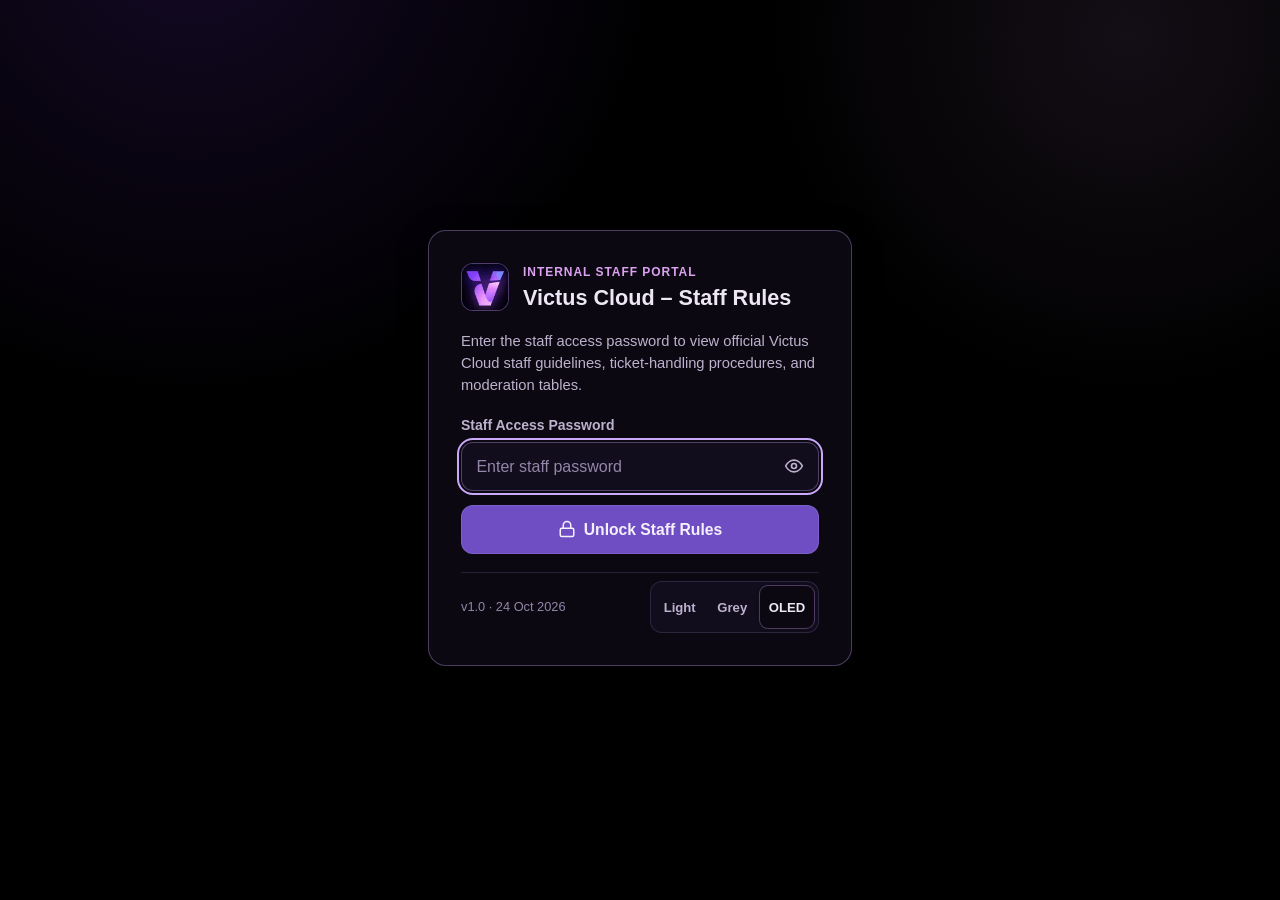
<file: index.html>
<!DOCTYPE html>
<html lang="en" data-theme="oled">
<head>
<meta charset="UTF-8">
<meta name="viewport" content="width=device-width, initial-scale=1, viewport-fit=cover">
<meta name="robots" content="noindex, nofollow">
<meta name="theme-color" content="#000000" id="meta-theme-color">
<title>Victus Cloud – Staff Rules</title>
<link rel="icon" type="image/png" href="assets/logo.png" id="favicon-link">
<link rel="apple-touch-icon" href="assets/logo.png">
<!-- =========================================================================
VICTUS CLOUD – STAFF RULES DATA (SINGLE EDITABLE OBJECT)
Edit rules, roles, punishments, changelog, metadata, or password below.
========================================================================= -->
<script id="staff-rules-data">
const STAFF_RULES_DATA = {
meta: {
title: "Victus Cloud – Staff Rules",
brand: "Victus Cloud",
version: "v1.0",
lastUpdated: "24 Oct 2026",
password: "TestBictus",
logoPath: "assets/logo.png",
officialSiteUrl: "https://victuscloud.com",
officialSiteLabel: "victuscloud.com",
location: "Dubai, United Arab Emirates",
copyright: "© 2026 Victus Cloud. All rights reserved.",
footerLinks: [
{ label: "Official Site (victuscloud.com)", url: "https://victuscloud.com" },
{ label: "Victus Panel", url: "https://control.victuscloud.com" },
{ label: "Support Centre", url: "https://support.victuscloud.com/" },
{ label: "Documentation", url: "https://victuscloud.com/documentation" },
{ label: "Service Status", url: "https://victuscloud.com/status" },
{ label: "Discord", url: "https://discord.gg/wwHpnzYpXb" },
{ label: "Privacy Policy", url: "https://victuscloud.com/privacy" },
{ label: "Terms of Service", url: "https://victuscloud.com/tos" },
]
},
agreement: { title: "STAFF AGREEMENT", text: "By becoming a staff member, you agree to follow these rules and understand that staff permissions are a responsibility, not a privilege to be abused. Breaking staff rules may result in a warning, demotion, suspension, or removal from the Staff Team." },
roles: [
"All",
"Founder / CEO",
"Co-Founder / CTO",
"Director of Operations",
"Staff Manager",
"General Manager",
"Core Team",
"System Manager",
"Project Manager",
"Community Manager",
"Support Manager",
"Email Manager",
"Developer",
"Moderator",
"Customer Support",
"Technical Support",
"Trial Dev",
"Trial Staff",
"Staff"
],
sections: [
{ number: 1, title: "Professional Behavior", rules: [
{ id: "1.1", text: "Maintain professional behavior in every case.", roles: ["All"] },
{ id: "1.2", text: "Be user-friendly. Help members in the language they're comfortable with, as quickly as possible.", roles: ["All"] },
{ id: "1.3", text: "Don't joke around in tickets or anywhere seriousness is needed.", roles: ["All"] },
] },
{ number: 2, title: "Staff Conduct", rules: [
{ id: "2.1", text: "Follow the rules yourself and make sure your crewmates follow them too.", roles: ["All"] },
{ id: "2.2", text: "Don't abuse your power or show it off.", roles: ["All"] },
{ id: "2.3", text: "Don't use commands or permissions for personal benefit.", roles: ["All"] },
{ id: "2.4", text: "Don't punish members because of personal aggression in chats, DMs, etc.", roles: ["All"] },
{ id: "2.5", text: "Don't misuse moderation bots or server features.", roles: ["All"] },
] },
{ number: 3, title: "Moderation", rules: [
{ id: "3.1", text: "Always investigate a case before punishing.", roles: ["All"] },
{ id: "3.2", text: "Keep punishments fair for everyone.", roles: ["All"] },
{ id: "3.3", text: "Use warnings for inappropriate behavior. Staff Manager can warn staff. Staff, General Manager, and higher roles can warn members. Higher officials can warn everyone below them. Founder / CEO can only be warned by a Founder / CEO.", roles: [
"Founder / CEO",
"Co-Founder / CTO",
"Director of Operations",
"Staff Manager",
"General Manager",
"Moderator",
"Staff"
] },
{ id: "3.4", text: "Every punishment needs a proper, valid reason.", roles: ["All"] },
{ id: "3.5", text: "Don't ban or kick unless it's an emergency or you have permission from higher officials.", roles: ["All"] },
{ id: "3.6", text: "If you make a mistake, inform higher staff immediately so it can be fixed.", roles: ["All"] },
] },
{ number: 4, title: "Evidence and Logs", rules: [
{ id: "4.1", text: "Keep proper proof for every moderation action, especially payment cases, until the Founder verifies it.", roles: ["All"] },
{ id: "4.2", text: "Don't accept server screenshots as proof, since they can't be verified as real.", roles: ["All"] },
{ id: "4.3", text: "Use the proper moderation channel for commands.", roles: ["All"] },
{ id: "4.4", text: "Report suspicious activity to higher officials.", roles: ["All"] },
] },
{ number: 5, title: "Staff Confidentiality", rules: [
{ id: "5.1", text: "Don't leak private staff discussions or hosting details to other hosts or users.", roles: ["All"] },
{ id: "5.2", text: "Keep upcoming features hidden from users. Don't leak them.", roles: ["All"] },
{ id: "5.3", text: "Don't share private ticket information with any user.", roles: ["All"] },
{ id: "5.4", text: "Don't share any member's or staff's private life information in tickets or public chats.", roles: ["All"] },
] },
{ number: 6, title: "Ticket and Member Support", rules: [
{ id: "6.1", text: "Respond to tickets politely, calmly, and kindly. Every customer is valued.", roles: ["All"] },
{ id: "6.2", text: "Don't ignore members who need help. Ping higher staff once (or the Founder once), and keep the member calm until support arrives.", roles: ["All"] },
{ id: "6.3", text: "Escalate complicated issues to higher officials if you can't handle them properly.", roles: ["All"] },
] },
{ number: 7, title: "Fairness and Abuse of Power", rules: [
{ id: "7.1", text: "Never give friends special treatment, including in partnerships.", roles: ["All"] },
{ id: "7.2", text: "Don't threaten members with your rank.", roles: ["All"] },
{ id: "7.3", text: "Don't use staff permissions (muting, banning, etc.) to win an argument.", roles: ["All"] },
{ id: "7.4", text: "Don't punish someone just because they personally criticized you.", roles: ["All"] },
{ id: "7.5", text: "Base decisions on the server rules, not personal opinions.", roles: ["All"] },
] },
{ number: 8, title: "Activity and Inactivity", rules: [
{ id: "8.1", text: "Stay reasonably active: minimum 3-4 hours a day.", roles: ["All"] },
{ id: "8.2", text: "If you'll be inactive for a long period, inform the staff team in the appropriate channel. If you need to extend it, inform them again with a valid reason.", roles: ["All"] },
{ id: "8.3", text: "Repeated unexplained inactivity may lead to demotion or removal from staff.", roles: ["All"] },
{ id: "8.4", text: "Quality of moderation matters more than just being online. Keeping chats and VCs active counts more than \"I was online all day.\"", roles: ["All"] },
] },
{ number: 9, title: "Staff Communication", rules: [
{ id: "9.1", text: "Keep staff decisions organized and respectful.", roles: ["All"] },
{ id: "9.2", text: "Follow legitimate decisions from higher-ranking staff without questioning them unless asked, except to report misconduct or rule violations.", roles: ["All"] },
{ id: "9.3", text: "Handle disagreements privately, within the group, and respectfully.", roles: ["All"] },
{ id: "9.4", text: "Don't create unnecessary staff drama.", roles: ["All"] },
] },
{ number: 10, title: "Promotion and Demotion", rules: [
{ id: "10.1", text: "Promotions are based on activity, maturity, reliability, and quality of work. Asking for a promotion won't help and may lead to immediate demotion.", roles: ["All"] },
{ id: "10.2", text: "Staff can be demoted for inactivity, misconduct, or permission abuse, only by the Staff Manager or higher officials, and only with a valid reason.", roles: [
"Founder / CEO",
"Co-Founder / CTO",
"Director of Operations",
"Staff Manager"
] },
{ id: "10.3", text: "Serious violations may result in immediate removal from the staff team.", roles: ["All"] },
] },
{ number: 11, title: "No Favouritism", rules: [
{ id: "11.1", text: "Treat everyone fairly, respectfully, and kindly: friends, donors, boosters, creators, and regular members alike.", roles: ["All"] },
{ id: "11.2", text: "Rules apply equally to everyone unless an official exception exists (for example, the Founder).", roles: ["All"] },
] },
{ number: 12, title: "Founder, CEO and CTO", rules: [
{ id: "12.1", text: "Founder / CEO and Co-Founder / CTO are whitelisted and can do anything, but are still expected to act with seriousness.", roles: ["Founder / CEO", "Co-Founder / CTO"] },
{ id: "12.2", text: "All other roles must follow these rules.", roles: [
"Director of Operations",
"Staff Manager",
"General Manager",
"Core Team",
"System Manager",
"Project Manager",
"Community Manager",
"Support Manager",
"Email Manager",
"Developer",
"Moderator",
"Customer Support",
"Technical Support",
"Trial Dev",
"Trial Staff",
"Staff"
] },
] },
{ number: 13, title: "Ticket-Handling System", rules: [
{ id: "13.1", text: "One-hour rule: If a staff member can't answer within 60 minutes, any other staff may take over. While the new staff member is active, the original one stays silent until the new one is also inactive for 1 hour.", roles: ["All"] },
{ id: "13.2", text: "\"I need backup\" signal: If you don't know the fix, type \"@staff anyone else can handle this?\". The first staff member to respond becomes the new owner. If the original staff member replies first, they keep the ticket. If this happens 3 times on the same ticket, they lose it.", roles: ["All"] },
{ id: "13.3", text: "Chain of custody: Only one staff member speaks at a time. Ownership transfers automatically after 1 hour of inactivity or via the @staff ping.", roles: ["All"] },
{ id: "13.4", text: "Customer clarity: Users should see one clear voice, with no cross-talk or duplicate answers. When ownership changes, the new staff member greets the customer and summarizes the issue so they aren't lost.", roles: ["All"] },
] },
{ number: 14, title: "Server Permissions and Anti-Nuke", rules: [
{ id: "14.1", text: "Only staff with the \"Antinuke Whitelist\" role may create or delete roles and channels, or make other major server changes (categories, permissions, webhooks, bots, etc.).", roles: ["All"] },
{ id: "14.2", text: "Without the role, don't attempt these actions. The anti-nuke system automatically bans anyone who deletes channels or roles without it.", roles: ["All"] },
{ id: "14.3", text: "If you need a role or channel created or deleted, ask a whitelisted staff member or a higher official.", roles: ["All"] },
{ id: "14.4", text: "Our bot automatically catches some cuss words and threats, but not all. Don't rely on it. Staff must still watch chats and act on violations.", roles: ["All"] },
{ id: "14.5", text: "Don't try to bypass, disable, or test the anti-nuke or the bot's filters.", roles: ["All"] },
] },
{ number: 15, title: "Impersonation", rules: [
{ id: "15.1", text: "Don't pretend to be another staff member, a higher official, the Founder, or Victus Cloud.", roles: ["All"] },
{ id: "15.2", text: "Report anyone impersonating staff or Victus Cloud to higher officials, with proof.", roles: ["All"] },
{ id: "15.3", text: "Staff caught impersonating may be removed from the team.", roles: ["All"] },
] },
{ number: 16, title: "Final Rule", rules: [
{ id: "16.1", text: "Use common sense and treat everyone with kindness and seriousness, in line with your position and rank.", roles: ["All"] },
] },
],
punishments: {
title: "PUNISHMENT TABLES",
members: { heading: "Members (kicks and bans still need higher-official permission, except in emergencies):", rows: [
{ offense: "Spam, off-topic, caps", severity: "Low", action: "Warn, then 1h mute" },
{ offense: "Disrespect, mild insults", severity: "Low", action: "Warn, then 24h mute" },
{ offense: "Ticket abuse, trolling", severity: "Medium", action: "Warn, then 24h mute" },
{ offense: "Unauthorized advertising", severity: "Medium", action: "Delete + warn, then 24h mute" },
{ offense: "Harassment, hate, threats", severity: "High", action: "7d mute or ban" },
{ offense: "Scam or malicious links", severity: "Critical", action: "Immediate ban" },
{ offense: "Fake payment proof", severity: "Critical", action: "Ban (Founder verifies)" },
{ offense: "Leaking private info", severity: "Critical", action: "Ban" },
{ offense: "Ban evasion, alt accounts", severity: "Critical", action: "Ban" },
] },
staff: { heading: "Staff:", rows: [
{ offense: "Unprofessional tone, minor slip", severity: "Low", action: "Warning" },
{ offense: "Unexplained inactivity", severity: "Medium", action: "Warning, then demotion" },
{ offense: "Favouritism, threats, rank abuse", severity: "High", action: "Demotion" },
{ offense: "Permission or bot misuse", severity: "High", action: "Suspension or demotion" },
{ offense: "Impersonation", severity: "High", action: "Removal" },
{ offense: "Leaking confidential info", severity: "Critical", action: "Suspension or removal" },
{ offense: "Role/channel changes without the Antinuke Whitelist role", severity: "Critical", action: "Automatic ban by anti-nuke, then reviewed by Founder / CEO" },
{ offense: "Fraud", severity: "Critical", action: "Immediate removal" },
] },
},
changelog: [
{ version: "v1.0", date: "24 Oct 2026", summary: "Initial release of the staff rules, including the new ticket-handling system and anti-nuke rules." },
]
};
</script>
<script>
(function () {
try {
var saved = localStorage.getItem("victus_staff_theme");
var theme = (saved === "light" || saved === "grey" || saved === "oled") ? saved : "oled";
document.documentElement.setAttribute("data-theme", theme);
var metaColor = document.getElementById("meta-theme-color");
if (metaColor) {
metaColor.setAttribute("content", theme === "light" ? "#f5f1fa" : theme === "grey" ? "#1b1823" : "#000000");
}
} catch (e) {}
})();
</script>
<style>
/* =========================================================================
THEME TOKENS — Muted plum tones, warm off-white text, no harsh white/neon
========================================================================= */
:root,
html[data-theme="oled"] {
--bg: #000000;
--bg-glow: radial-gradient(46rem circle at 15% -8%, rgba(134, 63, 253, 0.14), transparent 65%),
radial-gradient(38rem circle at 88% 4%, rgba(220, 160, 240, 0.09), transparent 60%);
--surface-1: #0b0812;
--surface-2: #120d1d;
--surface-3: #1a1329;
--surface-sticky: rgba(7, 5, 12, 0.92);
--border: rgba(182, 148, 236, 0.17);
--border-strong: rgba(202, 164, 246, 0.34);
--text: #ede7f5;
--text-secondary: #bdb2ce;
--text-muted: #9386a8;
--accent: #a888f5;
--accent-lilac: #dca2f0;
--accent-tint: rgba(168, 136, 245, 0.14);
--accent-tint-strong: rgba(168, 136, 245, 0.24);
--btn-primary-bg: #6f4ec4;
--btn-primary-hover: #7d5cd2;
--btn-primary-text: #f5f0fb;
--focus-ring: #caa8fa;
--mark-bg: rgba(220, 162, 240, 0.26);
--mark-text: #f7effc;
--sev-low-bg: rgba(132, 168, 214, 0.14);
--sev-low-text: #bfd6f2;
--sev-low-border: rgba(132, 168, 214, 0.3);
--sev-med-bg: rgba(214, 170, 102, 0.15);
--sev-med-text: #ecd0a1;
--sev-med-border: rgba(214, 170, 102, 0.32);
--sev-high-bg: rgba(219, 130, 112, 0.16);
--sev-high-text: #f0b9ad;
--sev-high-border: rgba(219, 130, 112, 0.34);
--sev-crit-bg: rgba(212, 98, 136, 0.18);
--sev-crit-text: #f3b3c8;
--sev-crit-border: rgba(212, 98, 136, 0.38);
--danger-text: #f0a8be;
--danger-bg: rgba(212, 98, 136, 0.14);
--shadow-elevated: 0 0.5rem 1.75rem rgba(0, 0, 0, 0.65);
color-scheme: dark;
}
html[data-theme="grey"] {
--bg: #1b1823;
--bg-glow: radial-gradient(46rem circle at 15% -8%, rgba(145, 110, 252, 0.13), transparent 65%),
radial-gradient(38rem circle at 88% 4%, rgba(224, 166, 242, 0.09), transparent 60%);
--surface-1: #231f2d;
--surface-2: #2b2637;
--surface-3: #342e43;
--surface-sticky: rgba(27, 24, 35, 0.93);
--border: rgba(196, 168, 238, 0.17);
--border-strong: rgba(210, 180, 248, 0.34);
--text: #eee9f6;
--text-secondary: #c4bad4;
--text-muted: #9f93b3;
--accent: #b396f8;
--accent-lilac: #e1acf3;
--accent-tint: rgba(179, 150, 248, 0.15);
--accent-tint-strong: rgba(179, 150, 248, 0.25);
--btn-primary-bg: #7554ca;
--btn-primary-hover: #8363d7;
--btn-primary-text: #f6f2fc;
--focus-ring: #d0b4fb;
--mark-bg: rgba(225, 172, 243, 0.27);
--mark-text: #f8f1fc;
--sev-low-bg: rgba(136, 172, 218, 0.16);
--sev-low-text: #c6dcf6;
--sev-low-border: rgba(136, 172, 218, 0.32);
--sev-med-bg: rgba(218, 174, 106, 0.17);
--sev-med-text: #f0d5a8;
--sev-med-border: rgba(218, 174, 106, 0.34);
--sev-high-bg: rgba(222, 134, 116, 0.18);
--sev-high-text: #f3c0b5;
--sev-high-border: rgba(222, 134, 116, 0.36);
--sev-crit-bg: rgba(216, 104, 142, 0.2);
--sev-crit-text: #f5bacd;
--sev-crit-border: rgba(216, 104, 142, 0.4);
--danger-text: #f3b1c5;
--danger-bg: rgba(216, 104, 142, 0.16);
--shadow-elevated: 0 0.5rem 1.75rem rgba(9, 7, 14, 0.42);
color-scheme: dark;
}
html[data-theme="light"] {
--bg: #f5f1fa;
--bg-glow: radial-gradient(46rem circle at 15% -8%, rgba(134, 63, 253, 0.07), transparent 65%),
radial-gradient(38rem circle at 88% 4%, rgba(192, 111, 250, 0.07), transparent 60%);
--surface-1: #fbf9fe;
--surface-2: #efeaf7;
--surface-3: #e5ddf1;
--surface-sticky: rgba(245, 241, 250, 0.94);
--border: rgba(92, 58, 144, 0.16);
--border-strong: rgba(104, 66, 166, 0.32);
--text: #231b2e;
--text-secondary: #514366;
--text-muted: #6c5d83;
--accent: #633fb8;
--accent-lilac: #8843a3;
--accent-tint: rgba(99, 63, 184, 0.1);
--accent-tint-strong: rgba(99, 63, 184, 0.18);
--btn-primary-bg: #633fb8;
--btn-primary-hover: #5533a3;
--btn-primary-text: #faf7fe;
--focus-ring: #633fb8;
--mark-bg: rgba(164, 108, 224, 0.24);
--mark-text: #1c1326;
--sev-low-bg: rgba(58, 102, 158, 0.11);
--sev-low-text: #284b78;
--sev-low-border: rgba(58, 102, 158, 0.28);
--sev-med-bg: rgba(166, 110, 24, 0.12);
--sev-med-text: #6e4508;
--sev-med-border: rgba(166, 110, 24, 0.3);
--sev-high-bg: rgba(176, 74, 52, 0.12);
--sev-high-text: #7d2c1b;
--sev-high-border: rgba(176, 74, 52, 0.3);
--sev-crit-bg: rgba(168, 42, 84, 0.12);
--sev-crit-text: #7d193b;
--sev-crit-border: rgba(168, 42, 84, 0.32);
--danger-text: #8a1c41;
--danger-bg: rgba(168, 42, 84, 0.1);
--shadow-elevated: 0 0.5rem 1.5rem rgba(44, 26, 74, 0.08);
color-scheme: light;
}
/* =========================================================================
RESET & BASE FLUID MOBILE-FIRST TYPOGRAPHY
========================================================================= */
*,
*::before,
*::after {
box-sizing: border-box;
}
html {
font-size: 100%;
-webkit-text-size-adjust: 100%;
text-size-adjust: 100%;
scroll-behavior: smooth;
scroll-padding-top: 5.5rem;
overflow-x: clip;
}
@media (prefers-reduced-motion: reduce) {
html {
scroll-behavior: auto;
}
*,
*::before,
*::after {
animation-duration: 0.01ms !important;
animation-iteration-count: 1 !important;
transition-duration: 0.01ms !important;
scroll-behavior: auto !important;
}
}
body {
margin: 0;
min-height: 100svh;
min-height: 100dvh;
background-color: var(--bg);
background-image: var(--bg-glow);
background-attachment: scroll;
color: var(--text);
font-family: -apple-system, BlinkMacSystemFont, "Inter", "Segoe UI", Roboto, Oxygen, Ubuntu, Cantarell, sans-serif;
font-size: clamp(0.95rem, 0.92rem + 0.2vw, 1.05rem);
line-height: 1.6;
overflow-x: clip;
word-wrap: break-word;
overflow-wrap: break-word;
--gutter: clamp(0.875rem, 3.5vw, 2rem);
--max-content: 68.75rem; /* 1100px */
}
img,
svg {
display: block;
max-width: 100%;
}
button,
input {
font: inherit;
color: inherit;
}
:focus-visible {
outline: 2.5px solid var(--focus-ring);
outline-offset: 2px;
}
[hidden] {
display: none !important;
}
.sr-only {
position: absolute;
width: 1px;
height: 1px;
padding: 0;
margin: -1px;
overflow: hidden;
clip: rect(0, 0, 0, 0);
white-space: nowrap;
border: 0;
}
.skip-link {
position: absolute;
left: -999rem;
top: 0.5rem;
z-index: 200;
min-height: 2.75rem;
padding: 0.625rem 1rem;
border-radius: 0.625rem;
background: var(--btn-primary-bg);
color: var(--btn-primary-text);
font-weight: 600;
text-decoration: none;
}
.skip-link:focus {
left: max(var(--gutter), env(safe-area-inset-left));
}
.shell {
width: 100%;
max-width: var(--max-content);
margin-inline: auto;
padding-left: max(var(--gutter), env(safe-area-inset-left));
padding-right: max(var(--gutter), env(safe-area-inset-right));
}
/* =========================================================================
THEME SWITCHER COMPONENT (SHARED ON GATE & HEADER)
========================================================================= */
.theme-switcher {
display: inline-flex;
align-items: center;
padding: 0.1875rem;
border-radius: 0.75rem;
background: var(--surface-2);
border: 1px solid var(--border);
gap: 0.125rem;
max-width: 100%;
}
.theme-btn {
appearance: none;
border: 1px solid transparent;
background: transparent;
color: var(--text-secondary);
min-height: 2.75rem;
min-width: 2.75rem;
padding: 0.375rem 0.55rem;
border-radius: 0.5625rem;
font-size: 0.82rem;
font-weight: 600;
cursor: pointer;
display: inline-flex;
align-items: center;
justify-content: center;
gap: 0.25rem;
transition: background-color 0.16s ease, color 0.16s ease, border-color 0.16s ease;
white-space: nowrap;
}
.theme-btn:hover {
color: var(--text);
background: var(--accent-tint);
}
.theme-btn[aria-pressed="true"] {
background: var(--surface-1);
color: var(--text);
border-color: var(--border-strong);
box-shadow: 0 1px 3px rgba(0, 0, 0, 0.2);
}
/* =========================================================================
PASSWORD GATE (CLIENT-SIDE LIGHT PROTECTION, DVH/SVH + SAFE AREAS)
========================================================================= */
.password-gate {
min-height: 100svh;
min-height: 100dvh;
width: 100%;
display: flex;
flex-direction: column;
justify-content: center;
align-items: center;
padding-top: max(1.25rem, env(safe-area-inset-top));
padding-bottom: max(1.5rem, env(safe-area-inset-bottom));
padding-left: max(var(--gutter), env(safe-area-inset-left));
padding-right: max(var(--gutter), env(safe-area-inset-right));
}
.gate-card {
width: 100%;
max-width: 26.5rem;
background: var(--surface-1);
border: 1px solid var(--border-strong);
border-radius: 1.125rem;
padding: clamp(1.25rem, 4vw, 2rem);
box-shadow: var(--shadow-elevated);
display: flex;
flex-direction: column;
gap: 1.125rem;
}
.gate-brand {
display: flex;
align-items: center;
gap: 0.875rem;
}
.gate-logo {
width: 3rem;
height: 3rem;
border-radius: 0.75rem;
object-fit: cover;
flex-shrink: 0;
border: 1px solid var(--border-strong);
background: #0b0425;
}
.gate-eyebrow {
font-size: 0.75rem;
font-weight: 700;
letter-spacing: 0.08em;
text-transform: uppercase;
color: var(--accent-lilac);
margin: 0 0 0.15rem;
}
.gate-title {
font-size: clamp(1.15rem, 1.05rem + 0.5vw, 1.35rem);
font-weight: 750;
line-height: 1.25;
margin: 0;
color: var(--text);
}
.gate-desc {
margin: 0;
font-size: 0.92rem;
color: var(--text-secondary);
line-height: 1.5;
}
.gate-hash-notice {
padding: 0.55rem 0.75rem;
border-radius: 0.625rem;
background: var(--accent-tint);
border: 1px solid var(--border);
color: var(--accent-lilac);
font-size: 0.85rem;
font-weight: 500;
}
.gate-form {
display: flex;
flex-direction: column;
gap: 0.875rem;
}
.gate-label {
font-size: 0.875rem;
font-weight: 600;
color: var(--text-secondary);
display: block;
margin-bottom: 0.375rem;
}
.password-input-wrap {
position: relative;
display: flex;
align-items: center;
}
.password-input {
width: 100%;
min-height: 2.95rem;
padding: 0.65rem 3.25rem 0.65rem 0.9rem;
border-radius: 0.75rem;
border: 1px solid var(--border-strong);
background: var(--surface-2);
color: var(--text);
font-size: 1rem; /* >=16px prevents iOS/Android input zoom */
transition: border-color 0.16s ease;
}
.password-input::placeholder {
color: var(--text-muted);
}
.password-toggle-btn {
position: absolute;
right: 0.2rem;
width: 2.75rem;
height: 2.75rem;
border: 0;
border-radius: 0.625rem;
background: transparent;
color: var(--text-secondary);
cursor: pointer;
display: inline-flex;
align-items: center;
justify-content: center;
}
.password-toggle-btn:hover {
color: var(--text);
background: var(--accent-tint);
}
.gate-error {
margin: 0;
padding: 0.625rem 0.8rem;
border-radius: 0.625rem;
background: var(--danger-bg);
border: 1px solid var(--sev-crit-border);
color: var(--danger-text);
font-size: 0.88rem;
font-weight: 500;
}
.primary-btn {
appearance: none;
width: 100%;
min-height: 2.95rem;
padding: 0.7rem 1.1rem;
border-radius: 0.75rem;
border: 1px solid rgba(255, 255, 255, 0.1);
background: var(--btn-primary-bg);
color: var(--btn-primary-text);
font-size: 0.98rem;
font-weight: 650;
cursor: pointer;
display: inline-flex;
align-items: center;
justify-content: center;
gap: 0.5rem;
transition: background-color 0.16s ease;
}
.primary-btn:hover {
background: var(--btn-primary-hover);
}
.gate-footer-bar {
display: flex;
flex-wrap: wrap;
align-items: center;
justify-content: space-between;
gap: 0.75rem;
padding-top: 0.5rem;
border-top: 1px solid var(--border);
}
.gate-meta {
font-size: 0.8rem;
color: var(--text-muted);
}
/* =========================================================================
SITE HEADER (NORMAL FLOW SO IT NEVER COVERS CONTENT ON SMALL SCREENS)
========================================================================= */
.app-shell {
display: flex;
flex-direction: column;
min-height: 100svh;
min-height: 100dvh;
}
.site-header {
padding-top: max(0.875rem, env(safe-area-inset-top));
padding-bottom: 0.875rem;
border-bottom: 1px solid var(--border);
background: var(--surface-1);
}
.header-inner {
display: flex;
flex-direction: column;
gap: 0.875rem;
}
.header-brand-row {
display: flex;
align-items: center;
justify-content: space-between;
gap: 0.75rem;
min-width: 0;
}
.brand-identity {
display: flex;
align-items: center;
gap: 0.75rem;
min-width: 0;
}
.header-logo {
width: 2.625rem;
height: 2.625rem;
border-radius: 0.65rem;
object-fit: cover;
flex-shrink: 0;
border: 1px solid var(--border-strong);
background: #0b0425;
}
.brand-titles {
min-width: 0;
}
.site-title {
margin: 0;
font-size: clamp(1.08rem, 0.98rem + 0.65vw, 1.45rem);
font-weight: 760;
line-height: 1.25;
letter-spacing: -0.015em;
color: var(--text);
}
.site-subtitle {
margin: 0.15rem 0 0;
font-size: 0.8rem;
color: var(--text-muted);
display: flex;
flex-wrap: wrap;
align-items: center;
gap: 0.4rem;
}
.version-pill {
display: inline-flex;
align-items: center;
padding: 0.1rem 0.5rem;
border-radius: 999px;
background: var(--accent-tint);
border: 1px solid var(--border);
color: var(--accent-lilac);
font-size: 0.75rem;
font-weight: 650;
}
.header-controls {
display: flex;
flex-wrap: wrap;
align-items: center;
gap: 0.425rem;
}
.action-btn {
appearance: none;
min-height: 2.75rem;
min-width: 2.75rem;
padding: 0.45rem 0.72rem;
border-radius: 0.75rem;
border: 1px solid var(--border);
background: var(--surface-2);
color: var(--text);
font-size: 0.83rem;
font-weight: 600;
cursor: pointer;
display: inline-flex;
align-items: center;
justify-content: center;
gap: 0.375rem;
transition: background-color 0.16s ease, border-color 0.16s ease;
white-space: nowrap;
}
.action-btn:hover {
background: var(--accent-tint);
border-color: var(--border-strong);
}
@media (min-width: 52rem) {
.header-inner {
flex-direction: row;
align-items: center;
justify-content: space-between;
}
}
/* =========================================================================
MAIN CONTENT & STAFF AGREEMENT BANNER
========================================================================= */
.main-content {
flex: 1;
padding-bottom: 3rem;
}
.agreement-section {
padding-top: clamp(1rem, 2.5vw, 1.5rem);
padding-bottom: 0.5rem;
}
.agreement-card {
background: linear-gradient(145deg, var(--surface-1), var(--surface-2));
border: 1px solid var(--border-strong);
border-left: 4px solid var(--accent);
border-radius: 0.95rem;
padding: clamp(1rem, 2.5vw, 1.375rem);
box-shadow: var(--shadow-elevated);
}
.agreement-heading {
margin: 0 0 0.45rem;
font-size: 0.8rem;
font-weight: 760;
letter-spacing: 0.09em;
text-transform: uppercase;
color: var(--accent-lilac);
display: flex;
align-items: center;
gap: 0.45rem;
}
.agreement-text {
margin: 0;
font-size: clamp(0.94rem, 0.91rem + 0.18vw, 1.03rem);
color: var(--text);
line-height: 1.62;
}
/* =========================================================================
STICKY SEARCH BAR (COMPACT, SAFE-AREA AWARE, KEYBOARD FRIENDLY)
========================================================================= */
.sticky-search-bar {
position: sticky;
top: 0;
z-index: 40;
padding-top: max(0.5rem, env(safe-area-inset-top));
padding-bottom: 0.5rem;
background: var(--surface-sticky);
backdrop-filter: blur(12px);
-webkit-backdrop-filter: blur(12px);
border-bottom: 1px solid var(--border);
}
/* Prevent sticky bar from crowding ultra-short landscape or split viewports when not actively typing */
@media (max-height: 27rem) {
.sticky-search-bar:not(:focus-within) {
position: static;
}
}
html[data-keyboard-open="true"] .sticky-search-bar {
padding-top: 0.35rem;
padding-bottom: 0.35rem;
}
.search-row {
display: flex;
align-items: center;
gap: 0.5rem;
min-width: 0;
}
.search-field-wrap {
position: relative;
flex: 1;
min-width: 0;
display: flex;
align-items: center;
}
.search-icon {
position: absolute;
left: 0.85rem;
width: 1.125rem;
height: 1.125rem;
color: var(--text-muted);
pointer-events: none;
}
.search-input {
width: 100%;
min-height: 2.85rem;
padding: 0.55rem 2.9rem 0.55rem 2.55rem;
border-radius: 0.75rem;
border: 1px solid var(--border-strong);
background: var(--surface-1);
color: var(--text);
font-size: 1rem; /* >=16px prevents mobile browser zoom on focus */
appearance: none;
}
.search-input::-webkit-search-cancel-button {
-webkit-appearance: none;
appearance: none;
}
.search-input::placeholder {
color: var(--text-muted);
}
.search-clear-btn {
position: absolute;
right: 0.125rem;
width: 2.75rem;
height: 2.75rem;
border: 0;
border-radius: 0.65rem;
background: transparent;
color: var(--text-secondary);
cursor: pointer;
display: inline-flex;
align-items: center;
justify-content: center;
}
.search-clear-btn:hover {
color: var(--text);
background: var(--accent-tint);
}
.search-count-badge {
flex-shrink: 0;
font-size: 0.78rem;
font-weight: 650;
color: var(--text-secondary);
background: var(--surface-2);
border: 1px solid var(--border);
border-radius: 0.65rem;
padding: 0.4rem 0.65rem;
white-space: nowrap;
}
@media (max-width: 24rem) {
.search-count-badge {
display: none;
}
}
/* =========================================================================
ROLE FILTER CHIPS (HORIZONTALLY SCROLLABLE ROW) & ACCORDION CONTROLS
========================================================================= */
.controls-panel {
padding-top: 0.875rem;
padding-bottom: 0.5rem;
display: flex;
flex-direction: column;
gap: 0.75rem;
}
.roles-bar-header {
display: flex;
flex-wrap: wrap;
align-items: center;
justify-content: space-between;
gap: 0.5rem;
}
.roles-label {
font-size: 0.8rem;
font-weight: 700;
letter-spacing: 0.05em;
text-transform: uppercase;
color: var(--text-muted);
}
.expand-controls {
display: flex;
flex-wrap: wrap;
align-items: center;
gap: 0.5rem;
}
.roles-scroll-container {
width: 100%;
max-width: 100%;
overflow-x: auto;
overflow-y: hidden;
-webkit-overflow-scrolling: touch;
overscroll-behavior-x: contain;
scrollbar-width: thin;
scrollbar-color: var(--border-strong) transparent;
padding-bottom: 0.35rem;
}
.roles-scroll-track {
display: flex;
align-items: center;
gap: 0.5rem;
width: max-content;
}
.role-chip {
appearance: none;
min-height: 2.75rem;
min-width: 2.75rem;
padding: 0.5rem 0.95rem;
border-radius: 999px;
border: 1px solid var(--border);
background: var(--surface-1);
color: var(--text-secondary);
font-size: 0.86rem;
font-weight: 600;
cursor: pointer;
white-space: nowrap;
display: inline-flex;
align-items: center;
justify-content: center;
gap: 0.375rem;
transition: background-color 0.15s ease, color 0.15s ease, border-color 0.15s ease;
}
.role-chip:hover {
color: var(--text);
border-color: var(--border-strong);
background: var(--surface-2);
}
.role-chip[aria-pressed="true"] {
background: var(--btn-primary-bg);
color: var(--btn-primary-text);
border-color: var(--accent-lilac);
}
.filter-status-bar {
display: flex;
flex-wrap: wrap;
align-items: center;
justify-content: space-between;
gap: 0.5rem;
padding: 0.5rem 0.85rem;
border-radius: 0.75rem;
background: var(--surface-1);
border: 1px solid var(--border);
font-size: 0.86rem;
color: var(--text-secondary);
}
.filter-status-actions {
display: flex;
flex-wrap: wrap;
align-items: center;
gap: 0.5rem;
}
.chip-toggle-small {
appearance: none;
min-height: 2.75rem;
min-width: 2.75rem;
padding: 0.4rem 0.8rem;
border-radius: 0.625rem;
border: 1px solid var(--border-strong);
background: var(--surface-2);
color: var(--text);
font-size: 0.82rem;
font-weight: 600;
cursor: pointer;
display: inline-flex;
align-items: center;
gap: 0.35rem;
}
.chip-toggle-small[aria-pressed="true"] {
background: var(--accent-tint-strong);
border-color: var(--accent-lilac);
color: var(--text);
}
/* =========================================================================
ACCORDION SECTIONS & NUMBERED RULES
========================================================================= */
.sections-stack {
display: flex;
flex-direction: column;
gap: 0.875rem;
padding-top: 0.5rem;
}
.accordion-section {
background: var(--surface-1);
border: 1px solid var(--border);
border-radius: 0.95rem;
overflow: hidden;
scroll-margin-top: 5.5rem;
transition: border-color 0.16s ease;
}
.accordion-section:hover {
border-color: var(--border-strong);
}
.accordion-trigger {
appearance: none;
width: 100%;
min-height: 3.375rem;
padding: 0.85rem clamp(0.9rem, 2.5vw, 1.25rem);
border: 0;
background: transparent;
color: var(--text);
cursor: pointer;
display: flex;
align-items: center;
justify-content: space-between;
gap: 0.75rem;
text-align: left;
}
.accordion-trigger:hover {
background: var(--accent-tint);
}
.accordion-title-group {
display: flex;
align-items: center;
gap: 0.7rem;
min-width: 0;
}
.section-num-badge {
flex-shrink: 0;
min-width: 2rem;
height: 2rem;
padding: 0 0.45rem;
border-radius: 0.55rem;
background: var(--accent-tint);
border: 1px solid var(--border-strong);
color: var(--accent-lilac);
font-size: 0.84rem;
font-weight: 750;
display: inline-flex;
align-items: center;
justify-content: center;
}
.accordion-heading-text {
font-size: clamp(1rem, 0.95rem + 0.3vw, 1.14rem);
font-weight: 720;
line-height: 1.3;
color: var(--text);
min-width: 0;
}
.accordion-meta-right {
display: flex;
align-items: center;
gap: 0.55rem;
flex-shrink: 0;
}
.rule-count-pill {
font-size: 0.76rem;
font-weight: 650;
color: var(--text-muted);
background: var(--surface-2);
border: 1px solid var(--border);
padding: 0.15rem 0.55rem;
border-radius: 999px;
}
.chevron-icon {
width: 1.2rem;
height: 1.2rem;
color: var(--accent);
transition: transform 0.2s ease;
flex-shrink: 0;
}
.accordion-trigger[aria-expanded="true"] .chevron-icon {
transform: rotate(180deg);
}
.accordion-panel {
border-top: 1px solid var(--border);
padding: clamp(0.75rem, 2vw, 1.125rem);
}
.rules-list {
list-style: none;
margin: 0;
padding: 0;
display: flex;
flex-direction: column;
gap: 0.625rem;
}
.rule-card {
background: var(--surface-2);
border: 1px solid var(--border);
border-radius: 0.75rem;
padding: 0.75rem 0.85rem;
display: flex;
align-items: flex-start;
justify-content: space-between;
gap: 0.65rem;
scroll-margin-top: 5.75rem;
transition: border-color 0.2s ease, background-color 0.2s ease;
}
.rule-card.is-targeted {
border-color: var(--accent-lilac);
background: var(--surface-3);
box-shadow: 0 0 0 2px var(--accent-tint-strong);
}
.rule-main {
flex: 1;
min-width: 0;
display: flex;
flex-direction: column;
gap: 0.45rem;
}
.rule-top-line {
display: flex;
align-items: baseline;
gap: 0.6rem;
min-width: 0;
}
.rule-id {
flex-shrink: 0;
font-family: ui-monospace, SFMono-Regular, Menlo, Monaco, Consolas, monospace;
font-size: 0.84rem;
font-weight: 750;
color: var(--accent-lilac);
background: var(--accent-tint);
border: 1px solid var(--border);
padding: 0.12rem 0.48rem;
border-radius: 0.45rem;
}
.rule-text {
margin: 0;
color: var(--text);
font-size: clamp(0.93rem, 0.9rem + 0.18vw, 1.01rem);
line-height: 1.58;
min-width: 0;
}
.rule-roles {
display: flex;
flex-wrap: wrap;
gap: 0.35rem;
padding-top: 0.1rem;
}
.role-tag {
font-size: 0.73rem;
font-weight: 600;
padding: 0.12rem 0.5rem;
border-radius: 999px;
background: var(--surface-1);
border: 1px solid var(--border);
color: var(--text-muted);
}
.role-tag.is-specific {
color: var(--accent-lilac);
border-color: var(--border-strong);
background: var(--accent-tint);
}
.copy-link-btn {
appearance: none;
flex-shrink: 0;
min-width: 2.75rem;
min-height: 2.75rem;
padding: 0.35rem 0.55rem;
border-radius: 0.625rem;
border: 1px solid var(--border);
background: var(--surface-1);
color: var(--text-secondary);
cursor: pointer;
display: inline-flex;
align-items: center;
justify-content: center;
gap: 0.3rem;
font-size: 0.76rem;
font-weight: 650;
transition: background-color 0.15s ease, color 0.15s ease, border-color 0.15s ease;
}
.copy-link-btn:hover {
color: var(--text);
border-color: var(--border-strong);
background: var(--accent-tint);
}
.copy-link-btn.is-copied {
color: var(--accent-lilac);
border-color: var(--accent-lilac);
background: var(--accent-tint-strong);
}
mark.search-hit {
background: var(--mark-bg);
color: var(--mark-text);
padding: 0.04rem 0.2rem;
border-radius: 0.25rem;
font-weight: 650;
}
/* =========================================================================
EMPTY STATE
========================================================================= */
.empty-state {
margin-top: 1rem;
padding: 2.25rem 1.25rem;
border-radius: 0.95rem;
background: var(--surface-1);
border: 1px dashed var(--border-strong);
text-align: center;
display: flex;
flex-direction: column;
align-items: center;
gap: 0.75rem;
}
.empty-title {
margin: 0;
font-size: 1.125rem;
font-weight: 720;
color: var(--text);
}
.empty-desc {
margin: 0;
font-size: 0.92rem;
color: var(--text-secondary);
max-width: 28rem;
}
/* =========================================================================
PUNISHMENT TABLES (READABLE ON MOBILE, CONTAINER SCROLL ONLY)
========================================================================= */
.punishment-block + .punishment-block {
margin-top: 1.35rem;
}
.punishment-subheading {
margin: 0 0 0.65rem;
font-size: 0.95rem;
font-weight: 700;
color: var(--accent-lilac);
line-height: 1.45;
}
.table-scroll-wrap {
width: 100%;
max-width: 100%;
overflow-x: auto;
-webkit-overflow-scrolling: touch;
overscroll-behavior-x: contain;
border: 1px solid var(--border);
border-radius: 0.75rem;
background: var(--surface-2);
}
.punishment-table {
width: 100%;
min-width: 17.5rem;
border-collapse: collapse;
text-align: left;
font-size: clamp(0.83rem, 0.8rem + 0.18vw, 0.95rem);
}
.punishment-table th,
.punishment-table td {
padding: 0.625rem 0.55rem;
border-bottom: 1px solid var(--border);
vertical-align: top;
}
@media (min-width: 30.0625rem) {
.punishment-table th,
.punishment-table td {
padding: 0.725rem 0.9rem;
}
}
.punishment-table th {
background: var(--surface-3);
color: var(--text-secondary);
font-size: 0.78rem;
font-weight: 750;
letter-spacing: 0.06em;
text-transform: uppercase;
white-space: nowrap;
}
.punishment-table tbody tr:last-child td {
border-bottom: 0;
}
.severity-badge {
display: inline-flex;
align-items: center;
padding: 0.16rem 0.58rem;
border-radius: 999px;
font-size: 0.76rem;
font-weight: 720;
white-space: nowrap;
border: 1px solid transparent;
}
.severity-low {
background: var(--sev-low-bg);
color: var(--sev-low-text);
border-color: var(--sev-low-border);
}
.severity-medium {
background: var(--sev-med-bg);
color: var(--sev-med-text);
border-color: var(--sev-med-border);
}
.severity-high {
background: var(--sev-high-bg);
color: var(--sev-high-text);
border-color: var(--sev-high-border);
}
.severity-critical {
background: var(--sev-crit-bg);
color: var(--sev-crit-text);
border-color: var(--sev-crit-border);
}
/* =========================================================================
CHANGELOG LIST
========================================================================= */
.changelog-list {
list-style: none;
margin: 0;
padding: 0;
display: flex;
flex-direction: column;
gap: 0.75rem;
}
.changelog-item {
background: var(--surface-2);
border: 1px solid var(--border);
border-radius: 0.75rem;
padding: 0.85rem 1rem;
}
.changelog-header {
display: flex;
flex-wrap: wrap;
align-items: center;
gap: 0.5rem;
margin-bottom: 0.35rem;
}
.changelog-version {
font-family: ui-monospace, SFMono-Regular, Menlo, Monaco, Consolas, monospace;
font-size: 0.84rem;
font-weight: 750;
color: var(--accent-lilac);
background: var(--accent-tint);
border: 1px solid var(--border);
padding: 0.12rem 0.5rem;
border-radius: 0.45rem;
}
.changelog-date {
font-size: 0.85rem;
font-weight: 600;
color: var(--text-muted);
}
.changelog-summary {
margin: 0;
color: var(--text);
font-size: 0.94rem;
line-height: 1.55;
}
/* =========================================================================
FOOTER & FLOATING BACK-TO-TOP + TOAST
========================================================================= */
.site-footer {
border-top: 1px solid var(--border);
background: var(--surface-1);
padding-top: 1.5rem;
padding-bottom: max(1.75rem, env(safe-area-inset-bottom));
}
.footer-grid {
display: flex;
flex-direction: column;
gap: 1rem;
}
.footer-links-row {
display: flex;
flex-wrap: wrap;
align-items: center;
gap: 0.25rem 0.5rem;
margin-left: -0.5rem;
}
.footer-link {
display: inline-flex;
align-items: center;
gap: 0.3rem;
min-height: 2.75rem;
min-width: 2.75rem;
padding: 0.45rem 0.55rem;
border-radius: 0.55rem;
color: var(--accent-lilac);
font-size: 0.88rem;
font-weight: 600;
text-decoration: none;
}
.footer-link:hover {
background: var(--accent-tint);
text-decoration: underline;
}
.footer-bottom {
display: flex;
flex-wrap: wrap;
align-items: center;
justify-content: space-between;
gap: 0.5rem 1.25rem;
padding-top: 0.75rem;
border-top: 1px solid var(--border);
font-size: 0.84rem;
color: var(--text-muted);
}
.footer-updated {
font-weight: 650;
color: var(--text-secondary);
}
.back-to-top {
position: fixed;
right: max(1rem, env(safe-area-inset-right));
bottom: max(1rem, env(safe-area-inset-bottom));
z-index: 50;
width: 3rem;
height: 3rem;
border-radius: 999px;
border: 1px solid var(--border-strong);
background: var(--btn-primary-bg);
color: var(--btn-primary-text);
box-shadow: var(--shadow-elevated);
cursor: pointer;
display: inline-flex;
align-items: center;
justify-content: center;
transition: transform 0.18s ease, opacity 0.18s ease, background-color 0.18s ease;
}
.back-to-top:hover {
background: var(--btn-primary-hover);
transform: translateY(-2px);
}
.toast-region {
position: fixed;
left: 50%;
bottom: max(1.25rem, env(safe-area-inset-bottom));
transform: translateX(-50%);
z-index: 90;
pointer-events: none;
max-width: calc(100vw - 2rem);
}
.toast-pill {
padding: 0.6rem 1rem;
border-radius: 999px;
background: var(--surface-3);
border: 1px solid var(--accent-lilac);
color: var(--text);
font-size: 0.86rem;
font-weight: 650;
box-shadow: var(--shadow-elevated);
}
/* =========================================================================
CLEAN PRINT STYLESHEET (ALL RULES EXPANDED, CONTROLS HIDDEN)
========================================================================= */
@media print {
@page {
margin: 1.4cm;
}
html,
body {
background: #ffffff !important;
background-image: none !important;
color: #16121f !important;
font-size: 10.5pt !important;
line-height: 1.45 !important;
}
.skip-link,
.password-gate,
.header-controls,
.sticky-search-bar,
.controls-panel,
.copy-link-btn,
.back-to-top,
.toast-region,
.chevron-icon {
display: none !important;
}
/* Never leak locked content in print if session was not unlocked */
html[data-locked="true"] .app-shell {
display: none !important;
}
html[data-locked="true"] .password-gate {
display: flex !important;
}
.shell {
max-width: 100% !important;
padding: 0 !important;
}
.site-header {
background: transparent !important;
border-bottom: 1.5pt solid #4a2e8a !important;
padding: 0 0 0.4cm 0 !important;
}
.site-title {
color: #16121f !important;
font-size: 16pt !important;
}
.site-subtitle,
.version-pill {
color: #4a3f5c !important;
background: transparent !important;
border-color: #b8aacf !important;
}
.agreement-card,
.accordion-section,
.rule-card,
.changelog-item,
.table-scroll-wrap {
background: #ffffff !important;
box-shadow: none !important;
border-color: #cfc6de !important;
}
.accordion-section {
margin-bottom: 0.4cm !important;
overflow: visible !important;
}
/* Force every section panel open when printing */
.accordion-panel,
.accordion-panel[hidden],
.rule-card[hidden],
.accordion-section[hidden] {
display: block !important;
}
.rule-card,
.rule-card[hidden] {
display: flex !important;
break-inside: avoid;
page-break-inside: avoid;
}
.accordion-trigger {
min-height: 0 !important;
padding: 0.25cm 0.35cm !important;
background: #f5f2fa !important;
color: #16121f !important;
break-after: avoid;
}
.accordion-heading-text,
.rule-text,
.agreement-text,
.changelog-summary {
color: #16121f !important;
}
.section-num-badge,
.rule-id,
.changelog-version,
.punishment-subheading,
.agreement-heading {
color: #4a2e8a !important;
background: #f2edf9 !important;
border-color: #c3b3de !important;
}
.role-tag {
color: #4a3f5c !important;
border-color: #cfc6de !important;
background: #faf8fd !important;
}
.table-scroll-wrap {
overflow: visible !important;
}
.punishment-table {
min-width: 0 !important;
width: 100% !important;
}
.punishment-table th {
background: #f2edf9 !important;
color: #261d36 !important;
}
.punishment-table tr {
break-inside: avoid;
page-break-inside: avoid;
}
.severity-badge {
color: #16121f !important;
border-color: #8f82a6 !important;
background: #f5f2fa !important;
}
.site-footer {
background: transparent !important;
border-top: 1pt solid #cfc6de !important;
margin-top: 0.5cm !important;
padding-top: 0.3cm !important;
}
.footer-link {
color: #4a2e8a !important;
min-height: 0 !important;
padding: 0.1cm 0.2cm !important;
}
}
</style>
</head>
<body>
<a href="#main-content" class="skip-link">Skip to staff rules</a>
<!-- =========================================================================
CLIENT-SIDE PASSWORD GATE
========================================================================= -->
<div id="password-gate" class="password-gate" role="region" aria-labelledby="gate-heading">
<div class="gate-card">
<div class="gate-brand">
<img src="assets/logo.png" alt="Victus Cloud logo" class="gate-logo" width="48" height="48">
<div>
<p class="gate-eyebrow">Internal Staff Portal</p>
<h1 id="gate-heading" class="gate-title">Victus Cloud – Staff Rules</h1>
</div>
</div>
<p class="gate-desc">
Enter the staff access password to view official Victus Cloud staff guidelines, ticket-handling procedures, and moderation tables.
</p>
<div id="gate-hash-notice" class="gate-hash-notice" hidden></div>
<form id="gate-form" class="gate-form" novalidate>
<div>
<label for="gate-password-input" class="gate-label">Staff Access Password</label>
<div class="password-input-wrap">
<input
id="gate-password-input"
class="password-input"
type="password"
name="password"
placeholder="Enter staff password"
autocomplete="current-password"
autocapitalize="none"
autocorrect="off"
spellcheck="false"
required
>
<button
type="button"
id="toggle-password-visibility"
class="password-toggle-btn"
aria-label="Show password"
aria-pressed="false"
>
<svg width="20" height="20" viewBox="0 0 24 24" fill="none" stroke="currentColor" stroke-width="2" stroke-linecap="round" stroke-linejoin="round" aria-hidden="true">
<path d="M2 12s3.5-7 10-7 10 7 10 7-3.5 7-10 7-10-7-10-7Z"></path>
<circle cx="12" cy="12" r="3"></circle>
</svg>
</button>
</div>
</div>
<p id="gate-error" class="gate-error" role="alert" hidden>
Incorrect password. Please check capital letters and try again.
</p>
<button type="submit" class="primary-btn">
<svg width="18" height="18" viewBox="0 0 24 24" fill="none" stroke="currentColor" stroke-width="2" stroke-linecap="round" stroke-linejoin="round" aria-hidden="true">
<rect x="3" y="11" width="18" height="11" rx="2" ry="2"></rect>
<path d="M7 11V7a5 5 0 0 1 10 0v4"></path>
</svg>
<span>Unlock Staff Rules</span>
</button>
</form>
<div class="gate-footer-bar">
<span class="gate-meta" id="gate-version-meta">v1.0 · 24 Oct 2026</span>
<div class="theme-switcher" role="group" aria-label="Color theme">
<button type="button" class="theme-btn" data-set-theme="light" aria-pressed="false">Light</button>
<button type="button" class="theme-btn" data-set-theme="grey" aria-pressed="false">Grey</button>
<button type="button" class="theme-btn" data-set-theme="oled" aria-pressed="true">OLED</button>
</div>
</div>
</div>
</div>
<!-- =========================================================================
UNLOCKED STAFF RULES APPLICATION SHELL
========================================================================= -->
<div id="app-shell" class="app-shell" hidden>
<header class="site-header">
<div class="shell header-inner">
<div class="header-brand-row">
<div class="brand-identity">
<img src="assets/logo.png" alt="Victus Cloud logo" class="header-logo" width="42" height="42">
<div class="brand-titles">
<h1 class="site-title" id="header-title">Victus Cloud – Staff Rules</h1>
<p class="site-subtitle">
<span class="version-pill" id="header-version-pill">v1.0</span>
<span id="header-updated-text">Updated 24 Oct 2026</span>
</p>
</div>
</div>
</div>
<div class="header-controls">
<div class="theme-switcher" role="group" aria-label="Color theme">
<button type="button" class="theme-btn" data-set-theme="light" aria-pressed="false">Light</button>
<button type="button" class="theme-btn" data-set-theme="grey" aria-pressed="false">Grey</button>
<button type="button" class="theme-btn" data-set-theme="oled" aria-pressed="true">OLED</button>
</div>
<button type="button" id="print-btn" class="action-btn" aria-label="Download PDF or Print rules">
<svg width="17" height="17" viewBox="0 0 24 24" fill="none" stroke="currentColor" stroke-width="2" stroke-linecap="round" stroke-linejoin="round" aria-hidden="true">
<polyline points="6 9 6 2 18 2 18 9"></polyline>
<path d="M6 18H4a2 2 0 0 1-2-2v-5a2 2 0 0 1 2-2h16a2 2 0 0 1 2 2v5a2 2 0 0 1-2 2h-2"></path>
<rect x="6" y="14" width="12" height="8"></rect>
</svg>
<span>PDF / Print</span>
</button>
<button type="button" id="lock-btn" class="action-btn" aria-label="Lock staff rules page">
<svg width="17" height="17" viewBox="0 0 24 24" fill="none" stroke="currentColor" stroke-width="2" stroke-linecap="round" stroke-linejoin="round" aria-hidden="true">
<rect x="3" y="11" width="18" height="11" rx="2" ry="2"></rect>
<path d="M7 11V7a5 5 0 0 1 10 0v4"></path>
</svg>
<span>Lock</span>
</button>
</div>
</div>
</header>
<!-- STICKY LIVE SEARCH BAR -->
<div class="sticky-search-bar" role="search">
<div class="shell search-row">
<div class="search-field-wrap">
<svg class="search-icon" viewBox="0 0 24 24" fill="none" stroke="currentColor" stroke-width="2" stroke-linecap="round" stroke-linejoin="round" aria-hidden="true">
<circle cx="11" cy="11" r="8"></circle>
<line x1="21" y1="21" x2="16.65" y2="16.65"></line>
</svg>
<label for="rule-search-input" class="sr-only">Search staff rules and punishments</label>
<input
id="rule-search-input"
class="search-input"
type="search"
placeholder="Search rules (e.g. 3.3, ticket, anti-nuke, ban)..."
autocomplete="off"
autocapitalize="none"
spellcheck="false"
>
<button type="button" id="search-clear-btn" class="search-clear-btn" aria-label="Clear search" hidden>
<svg width="18" height="18" viewBox="0 0 24 24" fill="none" stroke="currentColor" stroke-width="2.2" stroke-linecap="round" stroke-linejoin="round" aria-hidden="true">
<line x1="18" y1="6" x2="6" y2="18"></line>
<line x1="6" y1="6" x2="18" y2="18"></line>
</svg>
</button>
</div>
<span id="search-count-badge" class="search-count-badge" aria-live="polite">58 rules</span>
</div>
</div>
<main id="main-content" class="main-content">
<!-- STAFF AGREEMENT ABOVE THE RULES -->
<section class="shell agreement-section" aria-labelledby="agreement-heading">
<div class="agreement-card">
<h2 id="agreement-heading" class="agreement-heading">
<svg width="16" height="16" viewBox="0 0 24 24" fill="none" stroke="currentColor" stroke-width="2.2" stroke-linecap="round" stroke-linejoin="round" aria-hidden="true">
<path d="M12 22s8-4 8-10V5l-8-3-8 3v7c0 6 8 10 8 10z"></path>
</svg>
<span id="agreement-title-text">STAFF AGREEMENT</span>
</h2>
<p id="agreement-body-text" class="agreement-text"></p>
</div>
</section>
<!-- ROLE FILTER CHIPS + EXPAND / COLLAPSE ALL -->
<section class="shell controls-panel" aria-label="Filter and section controls">
<div class="roles-bar-header">
<span class="roles-label">Filter by Role</span>
<div class="expand-controls">
<button type="button" id="expand-all-btn" class="action-btn">Expand All</button>
<button type="button" id="collapse-all-btn" class="action-btn">Collapse All</button>
</div>
</div>
<div class="roles-scroll-container" role="region" aria-label="Staff role filters">
<div id="roles-chip-track" class="roles-scroll-track"></div>
</div>
<div id="filter-status-bar" class="filter-status-bar" hidden>
<span id="filter-status-text"></span>
<div class="filter-status-actions">
<button type="button" id="role-specific-only-btn" class="chip-toggle-small" aria-pressed="false" hidden>
Role-specific only
</button>
<button type="button" id="reset-filters-btn" class="chip-toggle-small">
Reset filters
</button>
</div>
</div>
</section>
<!-- EMPTY STATE WHEN NO RULES MATCH -->
<div class="shell">
<div id="empty-state" class="empty-state" role="status" aria-live="polite" hidden>
<svg width="36" height="36" viewBox="0 0 24 24" fill="none" stroke="currentColor" stroke-width="1.8" stroke-linecap="round" stroke-linejoin="round" aria-hidden="true" style="color: var(--accent)">
<circle cx="11" cy="11" r="8"></circle>
<line x1="21" y1="21" x2="16.65" y2="16.65"></line>
<line x1="8" y1="11" x2="14" y2="11"></line>
</svg>
<h2 class="empty-title">No rules found</h2>
<p id="empty-desc" class="empty-desc">No staff rules matched your current search or role filter.</p>
<button type="button" id="empty-reset-btn" class="action-btn">Clear Search &amp; Filters</button>
</div>
</div>
<!-- COLLAPSIBLE RULE SECTIONS + PUNISHMENTS + CHANGELOG -->
<div id="sections-container" class="shell sections-stack"></div>
</main>
<!-- FOOTER -->
<footer class="site-footer">
<div class="shell footer-grid">
<nav class="footer-links-row" id="footer-links-nav" aria-label="Victus Cloud links"></nav>
<div class="footer-bottom">
<span id="footer-copyright-text"></span>
<span class="footer-updated" id="footer-updated-stamp">Last updated: 24 Oct 2026 (v1.0)</span>
</div>
</div>
</footer>
<!-- BACK TO TOP BUTTON -->
<button type="button" id="back-to-top-btn" class="back-to-top" aria-label="Back to top" hidden>
<svg width="20" height="20" viewBox="0 0 24 24" fill="none" stroke="currentColor" stroke-width="2.4" stroke-linecap="round" stroke-linejoin="round" aria-hidden="true">
<polyline points="18 15 12 9 6 15"></polyline>
</svg>
</button>
</div>
<!-- ACCESSIBLE LIVE TOAST -->
<div class="toast-region" aria-live="polite" aria-atomic="true">
<div id="toast-pill" class="toast-pill" hidden></div>
</div>
<!-- =========================================================================
APPLICATION LOGIC (NO FRAMEWORKS, VANILLA JS)
========================================================================= -->
<script>
(function () {
"use strict";
var DATA = STAFF_RULES_DATA;
var THEME_KEY = "victus_staff_theme";
var UNLOCK_SESSION_KEY = "victus_staff_unlocked_v1";
var state = {
unlocked: false,
activeRole: "All",
roleSpecificOnly: false,
searchQuery: "",
openSections: {},
toastTimer: null
};
// Escape HTML safely before highlighting matches
function escapeHtml(str) {
return String(str)
.replace(/&/g, "&amp;")
.replace(/</g, "&lt;")
.replace(/>/g, "&gt;")
.replace(/"/g, "&quot;")
.replace(/'/g, "&#39;");
}
function escapeRegExp(str) {
return str.replace(/[.*+?^${}()|[\]\\]/g, "\\$&");
}
function highlightText(rawText, query) {
var cleanQuery = (query || "").trim();
if (!cleanQuery) return escapeHtml(rawText);
var regex = new RegExp("(" + escapeRegExp(cleanQuery) + ")", "gi");
return String(rawText)
.split(regex)
.map(function (part, idx) {
return idx % 2 === 1
? '<mark class="search-hit">' + escapeHtml(part) + "</mark>"
: escapeHtml(part);
})
.join("");
}
// Theme management (Light / Grey / OLED saved in localStorage)
function applyTheme(theme) {
var valid = (theme === "light" || theme === "grey" || theme === "oled") ? theme : "oled";
document.documentElement.setAttribute("data-theme", valid);
try {
localStorage.setItem(THEME_KEY, valid);
} catch (e) {}
var metaColor = document.getElementById("meta-theme-color");
if (metaColor) {
metaColor.setAttribute(
"content",
valid === "light" ? "#f5f1fa" : valid === "grey" ? "#1b1823" : "#000000"
);
}
document.querySelectorAll("[data-set-theme]").forEach(function (btn) {
var isSelected = btn.getAttribute("data-set-theme") === valid;
btn.setAttribute("aria-pressed", isSelected ? "true" : "false");
});
}
function showToast(message) {
var pill = document.getElementById("toast-pill");
if (!pill) return;
pill.textContent = message;
pill.hidden = false;
if (state.toastTimer) clearTimeout(state.toastTimer);
state.toastTimer = setTimeout(function () {
pill.hidden = true;
}, 2400);
}
// Convert rule ID like "3.3" into DOM id "rule-3-3"
function ruleDomId(ruleId) {
return "rule-" + String(ruleId).replace(/\./g, "-");
}
// Parse URL hash ("#3.3", "#rule-3.3", "#rule-3-3", "#punishments", "#changelog", "#section-3")
function parseTargetFromHash() {
var raw = (window.location.hash || "").replace(/^#/, "").trim();
if (!raw) return null;
try {
raw = decodeURIComponent(raw);
} catch (e) {}
if (raw === "punishments" || raw === "changelog") {
return { type: "special", id: raw };
}
var secMatch = raw.match(/^section-(\d+)$/i);
if (secMatch) {
return { type: "section", sectionNum: parseInt(secMatch[1], 10) };
}
var cleaned = raw.replace(/^rule-/i, "").replace(/-/g, ".");
if (/^\d+\.\d+$/.test(cleaned)) {
return { type: "rule", ruleId: cleaned };
}
return null;
}
// Initialize default open state for all sections (expanded by default)
function initOpenSections() {
DATA.sections.forEach(function (sec) {
state.openSections["section-" + sec.number] = true;
});
state.openSections["punishments"] = true;
state.openSections["changelog"] = true;
}
// Populate static metadata into header, agreement, gate, and footer
function hydrateMetadata() {
document.title = DATA.meta.title;
var headerTitle = document.getElementById("header-title");
if (headerTitle) headerTitle.textContent = DATA.meta.title;
var gateHeading = document.getElementById("gate-heading");
if (gateHeading) gateHeading.textContent = DATA.meta.title;
var gateVer = document.getElementById("gate-version-meta");
if (gateVer) gateVer.textContent = DATA.meta.version + " · " + DATA.meta.lastUpdated;
var verPill = document.getElementById("header-version-pill");
if (verPill) verPill.textContent = DATA.meta.version;
var updText = document.getElementById("header-updated-text");
if (updText) updText.textContent = "Updated " + DATA.meta.lastUpdated;
var agrTitle = document.getElementById("agreement-title-text");
if (agrTitle) agrTitle.textContent = DATA.agreement.title;
var agrBody = document.getElementById("agreement-body-text");
if (agrBody) agrBody.textContent = DATA.agreement.text;
var footerNav = document.getElementById("footer-links-nav");
if (footerNav) {
footerNav.innerHTML = DATA.meta.footerLinks
.map(function (link) {
return (
'<a class="footer-link" href="' +
escapeHtml(link.url) +
'" target="_blank" rel="noopener noreferrer">' +
'<span>' + escapeHtml(link.label) + '</span>' +
'<svg width="13" height="13" viewBox="0 0 24 24" fill="none" stroke="currentColor" stroke-width="2.2" stroke-linecap="round" stroke-linejoin="round" aria-hidden="true"><line x1="7" y1="17" x2="17" y2="7"></line><polyline points="7 7 17 7 17 17"></polyline></svg>' +
"</a>"
);
})
.join("");
}
var copyEl = document.getElementById("footer-copyright-text");
if (copyEl) {
copyEl.textContent = DATA.meta.copyright + " · " + DATA.meta.location;
}
var stampEl = document.getElementById("footer-updated-stamp");
if (stampEl) {
stampEl.textContent = "Last updated: " + DATA.meta.lastUpdated + " (" + DATA.meta.version + ")";
}
var hashTarget = parseTargetFromHash();
var hashNotice = document.getElementById("gate-hash-notice");
if (hashNotice && hashTarget && hashTarget.type === "rule") {
hashNotice.textContent = "Deep link detected: Rule " + hashTarget.ruleId + " will open automatically once unlocked.";
hashNotice.hidden = false;
}
}
// Render horizontally scrollable role filter chips
function renderRoleChips() {
var track = document.getElementById("roles-chip-track");
if (!track) return;
track.innerHTML = DATA.roles
.map(function (role) {
var pressed = state.activeRole === role ? "true" : "false";
return (
'<button type="button" class="role-chip" data-role="' +
escapeHtml(role) +
'" aria-pressed="' +
pressed +
'">' +
escapeHtml(role) +
"</button>"
);
})
.join("");
}
function ruleMatchesRole(rule) {
if (state.activeRole === "All") return true;
if (state.roleSpecificOnly) {
return rule.roles.indexOf(state.activeRole) !== -1;
}
return rule.roles.indexOf("All") !== -1 || rule.roles.indexOf(state.activeRole) !== -1;
}
function ruleMatchesSearch(rule, sectionTitle, query) {
if (!query) return true;
var q = query.toLowerCase();
if (rule.id.toLowerCase().indexOf(q) !== -1) return true;
if (rule.text.toLowerCase().indexOf(q) !== -1) return true;
if (sectionTitle.toLowerCase().indexOf(q) !== -1) return true;
for (var i = 0; i < rule.roles.length; i++) {
if (rule.roles[i].toLowerCase().indexOf(q) !== -1) return true;
}
return false;
}
function punishmentRowMatches(row, query) {
if (!query) return true;
var q = query.toLowerCase();
return (
row.offense.toLowerCase().indexOf(q) !== -1 ||
row.severity.toLowerCase().indexOf(q) !== -1 ||
row.action.toLowerCase().indexOf(q) !== -1
);
}
function severityBadgeClass(sev) {
var s = String(sev).toLowerCase();
if (s === "low") return "severity-badge severity-low";
if (s === "medium") return "severity-badge severity-medium";
if (s === "high") return "severity-badge severity-high";
return "severity-badge severity-critical";
}
// Main render of rule accordions, punishment tables, changelog, and empty states
function renderAllSections() {
var container = document.getElementById("sections-container");
if (!container) return;
var query = state.searchQuery.trim();
var isFiltering = query.length > 0 || state.activeRole !== "All";
var totalMatchedRules = 0;
var roleSpecificCount = 0;
var htmlParts = [];
DATA.sections.forEach(function (sec) {
var secKey = "section-" + sec.number;
var matchedRules = sec.rules.filter(function (rule) {
if (state.activeRole !== "All" && rule.roles.indexOf(state.activeRole) !== -1) {
if (ruleMatchesSearch(rule, sec.title, query)) {
roleSpecificCount++;
}
}
return ruleMatchesRole(rule) && ruleMatchesSearch(rule, sec.title, query);
});
if (matchedRules.length === 0) return;
totalMatchedRules += matchedRules.length;
var isOpen = query.length > 0 ? true : Boolean(state.openSections[secKey]);
var panelId = "panel-" + secKey;
var ruleWord = matchedRules.length === 1 ? "1 rule" : matchedRules.length + " rules";
var rulesHtml = matchedRules
.map(function (rule) {
var domId = ruleDomId(rule.id);
var roleTagsHtml = rule.roles
.map(function (r) {
var isSpec = r !== "All";
return (
'<span class="role-tag' +
(isSpec ? " is-specific" : "") +
'">' +
highlightText(r, query) +
"</span>"
);
})
.join("");
return (
'<li id="' +
domId +
'" class="rule-card" data-rule-id="' +
escapeHtml(rule.id) +
'" tabindex="-1">' +
'<div class="rule-main">' +
'<div class="rule-top-line">' +
'<span class="rule-id">' +
highlightText(rule.id, query) +
"</span>" +
'<p class="rule-text">' +
highlightText(rule.text, query) +
"</p>" +
"</div>" +
'<div class="rule-roles" aria-label="Applicable roles">' +
roleTagsHtml +
"</div>" +
"</div>" +
'<button type="button" class="copy-link-btn" data-copy-rule="' +
escapeHtml(rule.id) +
'" aria-label="Copy link to rule ' +
escapeHtml(rule.id) +
'" title="Copy direct link to rule ' +
escapeHtml(rule.id) +
'">' +
'<svg width="15" height="15" viewBox="0 0 24 24" fill="none" stroke="currentColor" stroke-width="2.1" stroke-linecap="round" stroke-linejoin="round" aria-hidden="true"><path d="M10 13a5 5 0 0 0 7.54.54l3-3a5 5 0 0 0-7.07-7.07l-1.72 1.71"></path><path d="M14 11a5 5 0 0 0-7.54-.54l-3 3a5 5 0 0 0 7.07 7.07l1.71-1.71"></path></svg>' +
'<span class="copy-btn-label">Link</span>' +
"</button>" +
"</li>"
);
})
.join("");
htmlParts.push(
'<section id="' +
secKey +
'" class="accordion-section" data-section-key="' +
secKey +
'">' +
'<button type="button" class="accordion-trigger" data-toggle-section="' +
secKey +
'" aria-expanded="' +
(isOpen ? "true" : "false") +
'" aria-controls="' +
panelId +
'">' +
'<span class="accordion-title-group">' +
'<span class="section-num-badge">' +
sec.number +
"</span>" +
'<span class="accordion-heading-text">' +
highlightText(sec.number + ". " + sec.title, query) +
"</span>" +
"</span>" +
'<span class="accordion-meta-right">' +
'<span class="rule-count-pill">' +
ruleWord +
"</span>" +
'<svg class="chevron-icon" viewBox="0 0 24 24" fill="none" stroke="currentColor" stroke-width="2.3" stroke-linecap="round" stroke-linejoin="round" aria-hidden="true"><polyline points="6 9 12 15 18 9"></polyline></svg>' +
"</span>" +
"</button>" +
'<div id="' +
panelId +
'" class="accordion-panel"' +
(isOpen ? "" : " hidden") +
">" +
'<ul class="rules-list">' +
rulesHtml +
"</ul>" +
"</div>" +
"</section>"
);
});
// Punishment Tables Section (filtered when searching)
var memberRows = DATA.punishments.members.rows.filter(function (r) {
return punishmentRowMatches(r, query);
});
var staffRows = DATA.punishments.staff.rows.filter(function (r) {
return punishmentRowMatches(r, query);
});
var showPunishments = !query || memberRows.length > 0 || staffRows.length > 0;
if (showPunishments && !state.roleSpecificOnly) {
var punOpen = query.length > 0 ? true : Boolean(state.openSections["punishments"]);
var punBlocksHtml = "";
if (memberRows.length > 0) {
punBlocksHtml +=
'<div class="punishment-block">' +
'<h3 class="punishment-subheading">' +
escapeHtml(DATA.punishments.members.heading) +
"</h3>" +
'<div class="table-scroll-wrap" role="region" aria-label="Member punishment table" tabindex="0">' +
'<table class="punishment-table">' +
"<thead><tr><th scope=\"col\">Offense</th><th scope=\"col\">Severity</th><th scope=\"col\">Action</th></tr></thead>" +
"<tbody>" +
memberRows
.map(function (row) {
return (
"<tr>" +
"<td>" + highlightText(row.offense, query) + "</td>" +
'<td><span class="' + severityBadgeClass(row.severity) + '">' + highlightText(row.severity, query) + "</span></td>" +
"<td>" + highlightText(row.action, query) + "</td>" +
"</tr>"
);
})
.join("") +
"</tbody></table></div></div>";
}
if (staffRows.length > 0) {
punBlocksHtml +=
'<div class="punishment-block">' +
'<h3 class="punishment-subheading">' +
escapeHtml(DATA.punishments.staff.heading) +
"</h3>" +
'<div class="table-scroll-wrap" role="region" aria-label="Staff punishment table" tabindex="0">' +
'<table class="punishment-table">' +
"<thead><tr><th scope=\"col\">Offense</th><th scope=\"col\">Severity</th><th scope=\"col\">Action</th></tr></thead>" +
"<tbody>" +
staffRows
.map(function (row) {
return (
"<tr>" +
"<td>" + highlightText(row.offense, query) + "</td>" +
'<td><span class="' + severityBadgeClass(row.severity) + '">' + highlightText(row.severity, query) + "</span></td>" +
"<td>" + highlightText(row.action, query) + "</td>" +
"</tr>"
);
})
.join("") +
"</tbody></table></div></div>";
}
htmlParts.push(
'<section id="punishments" class="accordion-section" data-section-key="punishments">' +
'<button type="button" class="accordion-trigger" data-toggle-section="punishments" aria-expanded="' +
(punOpen ? "true" : "false") +
'" aria-controls="panel-punishments">' +
'<span class="accordion-title-group">' +
'<span class="section-num-badge">P</span>' +
'<span class="accordion-heading-text">' +
highlightText(DATA.punishments.title, query) +
"</span>" +
"</span>" +
'<span class="accordion-meta-right">' +
'<span class="rule-count-pill">2 tables</span>' +
'<svg class="chevron-icon" viewBox="0 0 24 24" fill="none" stroke="currentColor" stroke-width="2.3" stroke-linecap="round" stroke-linejoin="round" aria-hidden="true"><polyline points="6 9 12 15 18 9"></polyline></svg>' +
"</span>" +
"</button>" +
'<div id="panel-punishments" class="accordion-panel"' +
(punOpen ? "" : " hidden") +
">" +
punBlocksHtml +
"</div>" +
"</section>"
);
}
// Changelog Section
var matchingChangelog = DATA.changelog.filter(function (entry) {
if (!query) return true;
var q = query.toLowerCase();
return (
entry.version.toLowerCase().indexOf(q) !== -1 ||
entry.date.toLowerCase().indexOf(q) !== -1 ||
entry.summary.toLowerCase().indexOf(q) !== -1 ||
"changelog".indexOf(q) !== -1
);
});
if (matchingChangelog.length > 0 && !state.roleSpecificOnly && (totalMatchedRules > 0 || !query)) {
var chgOpen = query.length > 0 ? true : Boolean(state.openSections["changelog"]);
htmlParts.push(
'<section id="changelog" class="accordion-section" data-section-key="changelog">' +
'<button type="button" class="accordion-trigger" data-toggle-section="changelog" aria-expanded="' +
(chgOpen ? "true" : "false") +
'" aria-controls="panel-changelog">' +
'<span class="accordion-title-group">' +
'<span class="section-num-badge">C</span>' +
'<span class="accordion-heading-text">CHANGELOG</span>' +
"</span>" +
'<span class="accordion-meta-right">' +
'<span class="rule-count-pill">' +
escapeHtml(DATA.meta.version) +
"</span>" +
'<svg class="chevron-icon" viewBox="0 0 24 24" fill="none" stroke="currentColor" stroke-width="2.3" stroke-linecap="round" stroke-linejoin="round" aria-hidden="true"><polyline points="6 9 12 15 18 9"></polyline></svg>' +
"</span>" +
"</button>" +
'<div id="panel-changelog" class="accordion-panel"' +
(chgOpen ? "" : " hidden") +
">" +
'<ul class="changelog-list">' +
matchingChangelog
.map(function (entry) {
return (
'<li class="changelog-item">' +
'<div class="changelog-header">' +
'<span class="changelog-version">' +
highlightText(entry.version, query) +
"</span>" +
'<span class="changelog-date">' +
highlightText(entry.date, query) +
"</span>" +
"</div>" +
'<p class="changelog-summary">' +
highlightText(entry.summary, query) +
"</p>" +
"</li>"
);
})
.join("") +
"</ul>" +
"</div>" +
"</section>"
);
}
// Update search count badge & empty state
var countBadge = document.getElementById("search-count-badge");
if (countBadge) {
countBadge.textContent =
totalMatchedRules === 1 ? "1 rule" : totalMatchedRules + " rules";
}
var emptyState = document.getElementById("empty-state");
var emptyDesc = document.getElementById("empty-desc");
var hasAnyResults = totalMatchedRules > 0 || (query.length > 0 && (memberRows.length > 0 || staffRows.length > 0));
if (!hasAnyResults) {
container.innerHTML = "";
if (emptyState) emptyState.hidden = false;
if (emptyDesc) {
if (state.roleSpecificOnly && state.activeRole !== "All" && !query) {
emptyDesc.textContent =
'No role-exclusive rules exist for "' +
state.activeRole +
'" — all general ("All") staff rules apply to this role.';
} else {
emptyDesc.textContent =
'No staff rules matched "' +
(query || state.activeRole) +
'". Try another keyword or clear your filters.';
}
}
} else {
if (emptyState) emptyState.hidden = true;
container.innerHTML = htmlParts.join("");
}
// Filter status bar
var statusBar = document.getElementById("filter-status-bar");
var statusText = document.getElementById("filter-status-text");
var roleOnlyBtn = document.getElementById("role-specific-only-btn");
if (statusBar && statusText && roleOnlyBtn) {
if (isFiltering) {
statusBar.hidden = false;
var parts = [];
parts.push(
"Showing " +
totalMatchedRules +
(totalMatchedRules === 1 ? " rule" : " rules")
);
if (state.activeRole !== "All") {
parts.push("for " + state.activeRole);
}
if (query) {
parts.push('matching "' + query + '"');
}
statusText.textContent = parts.join(" ");
if (state.activeRole !== "All") {
roleOnlyBtn.hidden = false;
roleOnlyBtn.setAttribute(
"aria-pressed",
state.roleSpecificOnly ? "true" : "false"
);
roleOnlyBtn.textContent =
"Role-specific only (" + roleSpecificCount + ")";
} else {
roleOnlyBtn.hidden = true;
}
} else {
statusBar.hidden = true;
}
}
}
// Deep-link navigation to a specific rule or section
function navigateToHashTarget(smooth) {
if (!state.unlocked) return;
var target = parseTargetFromHash();
if (!target) return;
var behavior =
smooth && !window.matchMedia("(prefers-reduced-motion: reduce)").matches
? "smooth"
: "auto";
if (target.type === "rule") {
var sectionNum = parseInt(target.ruleId.split(".")[0], 10);
var secKey = "section-" + sectionNum;
// Ensure filters don't hide the deep-linked rule
var domEl = document.getElementById(ruleDomId(target.ruleId));
if (!domEl && (state.searchQuery || state.activeRole !== "All")) {
state.searchQuery = "";
state.activeRole = "All";
state.roleSpecificOnly = false;
var searchInput = document.getElementById("rule-search-input");
var clearBtn = document.getElementById("search-clear-btn");
if (searchInput) searchInput.value = "";
if (clearBtn) clearBtn.hidden = true;
renderRoleChips();
}
state.openSections[secKey] = true;
renderAllSections();
var ruleEl = document.getElementById(ruleDomId(target.ruleId));
if (ruleEl) {
document.querySelectorAll(".rule-card.is-targeted").forEach(function (el) {
el.classList.remove("is-targeted");
});
ruleEl.classList.add("is-targeted");
requestAnimationFrame(function () {
ruleEl.scrollIntoView({ behavior: behavior, block: "center" });
ruleEl.focus({ preventScroll: true });
});
}
} else if (target.type === "section") {
var sKey = "section-" + target.sectionNum;
state.openSections[sKey] = true;
renderAllSections();
var secEl = document.getElementById(sKey);
if (secEl) secEl.scrollIntoView({ behavior: behavior, block: "start" });
} else if (target.type === "special") {
state.openSections[target.id] = true;
renderAllSections();
var spEl = document.getElementById(target.id);
if (spEl) spEl.scrollIntoView({ behavior: behavior, block: "start" });
}
}
function copyTextToClipboard(text) {
if (navigator.clipboard && navigator.clipboard.writeText) {
return navigator.clipboard.writeText(text).catch(function () {
return fallbackCopy(text);
});
}
return Promise.resolve(fallbackCopy(text));
}
function fallbackCopy(text) {
var ta = document.createElement("textarea");
ta.value = text;
ta.setAttribute("readonly", "");
ta.style.position = "fixed";
ta.style.opacity = "0";
document.body.appendChild(ta);
ta.select();
try {
document.execCommand("copy");
} catch (e) {}
document.body.removeChild(ta);
}
// Unlock / Lock session handling
function setUnlockedState(unlocked) {
state.unlocked = unlocked;
document.documentElement.setAttribute("data-locked", unlocked ? "false" : "true");
var gate = document.getElementById("password-gate");
var appShell = document.getElementById("app-shell");
if (unlocked) {
try {
sessionStorage.setItem(UNLOCK_SESSION_KEY, "1");
} catch (e) {}
if (gate) gate.hidden = true;
if (appShell) appShell.hidden = false;
renderRoleChips();
renderAllSections();
if (window.location.hash) {
navigateToHashTarget(false);
}
} else {
try {
sessionStorage.removeItem(UNLOCK_SESSION_KEY);
} catch (e) {}
if (appShell) appShell.hidden = true;
if (gate) gate.hidden = false;
var pwdInput = document.getElementById("gate-password-input");
if (pwdInput) {
pwdInput.value = "";
pwdInput.focus();
}
}
}
// Bind all interactive events (touch, mouse, keyboard)
function bindEvents() {
// Theme switcher buttons
document.addEventListener("click", function (e) {
var themeBtn = e.target.closest("[data-set-theme]");
if (themeBtn) {
applyTheme(themeBtn.getAttribute("data-set-theme"));
return;
}
// Accordion toggle
var toggleBtn = e.target.closest("[data-toggle-section]");
if (toggleBtn) {
var key = toggleBtn.getAttribute("data-toggle-section");
var currentlyExpanded = toggleBtn.getAttribute("aria-expanded") === "true";
state.openSections[key] = !currentlyExpanded;
toggleBtn.setAttribute("aria-expanded", !currentlyExpanded ? "true" : "false");
var panel = document.getElementById("panel-" + key);
if (panel) panel.hidden = currentlyExpanded;
return;
}
// Role filter chip
var roleChip = e.target.closest("[data-role]");
if (roleChip) {
var chosenRole = roleChip.getAttribute("data-role");
state.activeRole = chosenRole;
if (chosenRole === "All") state.roleSpecificOnly = false;
renderRoleChips();
renderAllSections();
var activeBtn = document.querySelector(
'[data-role="' + CSS.escape(chosenRole) + '"]'
);
if (activeBtn) {
activeBtn.scrollIntoView({ inline: "nearest", block: "nearest" });
}
return;
}
// Copy rule link button
var copyBtn = e.target.closest("[data-copy-rule]");
if (copyBtn) {
var ruleId = copyBtn.getAttribute("data-copy-rule");
var url = window.location.origin + window.location.pathname + "#" + ruleId;
try {
history.replaceState(null, "", "#" + ruleId);
} catch (err) {
window.location.hash = ruleId;
}
document.querySelectorAll(".rule-card.is-targeted").forEach(function (el) {
el.classList.remove("is-targeted");
});
var card = document.getElementById(ruleDomId(ruleId));
if (card) card.classList.add("is-targeted");
copyTextToClipboard(url).then(function () {
copyBtn.classList.add("is-copied");
var lbl = copyBtn.querySelector(".copy-btn-label");
if (lbl) lbl.textContent = "Copied";
showToast("Copied link to Rule " + ruleId);
setTimeout(function () {
copyBtn.classList.remove("is-copied");
if (lbl) lbl.textContent = "Link";
}, 1800);
});
return;
}
});
// Password gate form submission
var gateForm = document.getElementById("gate-form");
var pwdInput = document.getElementById("gate-password-input");
var gateError = document.getElementById("gate-error");
if (gateForm && pwdInput) {
gateForm.addEventListener("submit", function (e) {
e.preventDefault();
var entered = pwdInput.value;
if (entered === DATA.meta.password || entered.trim() === DATA.meta.password) {
if (gateError) gateError.hidden = true;
setUnlockedState(true);
} else {
if (gateError) gateError.hidden = false;
pwdInput.focus();
pwdInput.select();
}
});
pwdInput.addEventListener("input", function () {
if (gateError && !gateError.hidden) gateError.hidden = true;
});
}
// Show / Hide password button
var visBtn = document.getElementById("toggle-password-visibility");
if (visBtn && pwdInput) {
visBtn.addEventListener("click", function () {
var showing = pwdInput.type === "text";
pwdInput.type = showing ? "password" : "text";
visBtn.setAttribute("aria-pressed", showing ? "false" : "true");
visBtn.setAttribute("aria-label", showing ? "Show password" : "Hide password");
});
}
// Lock button
var lockBtn = document.getElementById("lock-btn");
if (lockBtn) {
lockBtn.addEventListener("click", function () {
setUnlockedState(false);
});
}
// Download PDF / Print button (clears temporary search filter or expands all rules cleanly)
var printBtn = document.getElementById("print-btn");
if (printBtn) {
printBtn.addEventListener("click", function () {
window.print();
});
}
// Expand All / Collapse All buttons
var expandAllBtn = document.getElementById("expand-all-btn");
var collapseAllBtn = document.getElementById("collapse-all-btn");
if (expandAllBtn) {
expandAllBtn.addEventListener("click", function () {
Object.keys(state.openSections).forEach(function (k) {
state.openSections[k] = true;
});
renderAllSections();
});
}
if (collapseAllBtn) {
collapseAllBtn.addEventListener("click", function () {
Object.keys(state.openSections).forEach(function (k) {
state.openSections[k] = false;
});
renderAllSections();
});
}
// Live search input + clear button
var searchInput = document.getElementById("rule-search-input");
var clearBtn = document.getElementById("search-clear-btn");
if (searchInput) {
searchInput.addEventListener("input", function () {
state.searchQuery = searchInput.value;
if (clearBtn) clearBtn.hidden = state.searchQuery.length === 0;
renderAllSections();
});
}
if (clearBtn && searchInput) {
clearBtn.addEventListener("click", function () {
state.searchQuery = "";
searchInput.value = "";
clearBtn.hidden = true;
renderAllSections();
searchInput.focus();
});
}
// Role-specific only toggle & Reset filters buttons
var roleOnlyBtn = document.getElementById("role-specific-only-btn");
if (roleOnlyBtn) {
roleOnlyBtn.addEventListener("click", function () {
state.roleSpecificOnly = !state.roleSpecificOnly;
renderAllSections();
});
}
function resetAllFilters() {
state.searchQuery = "";
state.activeRole = "All";
state.roleSpecificOnly = false;
if (searchInput) searchInput.value = "";
if (clearBtn) clearBtn.hidden = true;
renderRoleChips();
renderAllSections();
}
var resetBtn = document.getElementById("reset-filters-btn");
var emptyResetBtn = document.getElementById("empty-reset-btn");
if (resetBtn) resetBtn.addEventListener("click", resetAllFilters);
if (emptyResetBtn) emptyResetBtn.addEventListener("click", resetAllFilters);
// Hash change listener for deep links
window.addEventListener("hashchange", function () {
navigateToHashTarget(true);
});
// Back-to-top button visibility & action
var bttBtn = document.getElementById("back-to-top-btn");
if (bttBtn) {
window.addEventListener(
"scroll",
function () {
if (!state.unlocked) return;
var y = window.scrollY || document.documentElement.scrollTop || 0;
bttBtn.hidden = y < 320;
},
{ passive: true }
);
bttBtn.addEventListener("click", function () {
var reduce = window.matchMedia("(prefers-reduced-motion: reduce)").matches;
window.scrollTo({ top: 0, behavior: reduce ? "auto" : "smooth" });
});
}
// Detect virtual mobile keyboard open via visualViewport so sticky search stays slim & back-to-top stays out of the way
if (window.visualViewport) {
var baseHeight = window.innerHeight;
window.visualViewport.addEventListener("resize", function () {
var vv = window.visualViewport;
var shrunk = baseHeight - vv.height > 140;
document.documentElement.setAttribute(
"data-keyboard-open",
shrunk ? "true" : "false"
);
if (bttBtn && shrunk) bttBtn.hidden = true;
});
}
// Ensure printing always renders full rules even if a search filter was active
var savedFilterBeforePrint = null;
window.addEventListener("beforeprint", function () {
if (!state.unlocked) return;
if (state.searchQuery || state.activeRole !== "All") {
savedFilterBeforePrint = {
q: state.searchQuery,
role: state.activeRole,
spec: state.roleSpecificOnly
};
state.searchQuery = "";
state.activeRole = "All";
state.roleSpecificOnly = false;
renderAllSections();
}
});
window.addEventListener("afterprint", function () {
if (savedFilterBeforePrint) {
state.searchQuery = savedFilterBeforePrint.q;
state.activeRole = savedFilterBeforePrint.role;
state.roleSpecificOnly = savedFilterBeforePrint.spec;
savedFilterBeforePrint = null;
renderAllSections();
}
});
}
// Boot
initOpenSections();
hydrateMetadata();
try {
applyTheme(localStorage.getItem(THEME_KEY) || "oled");
} catch (e) {
applyTheme("oled");
}
bindEvents();
var previouslyUnlocked = false;
try {
previouslyUnlocked = sessionStorage.getItem(UNLOCK_SESSION_KEY) === "1";
} catch (e) {}
setUnlockedState(previouslyUnlocked);
})();
</script>
</body>
</html>
</file>
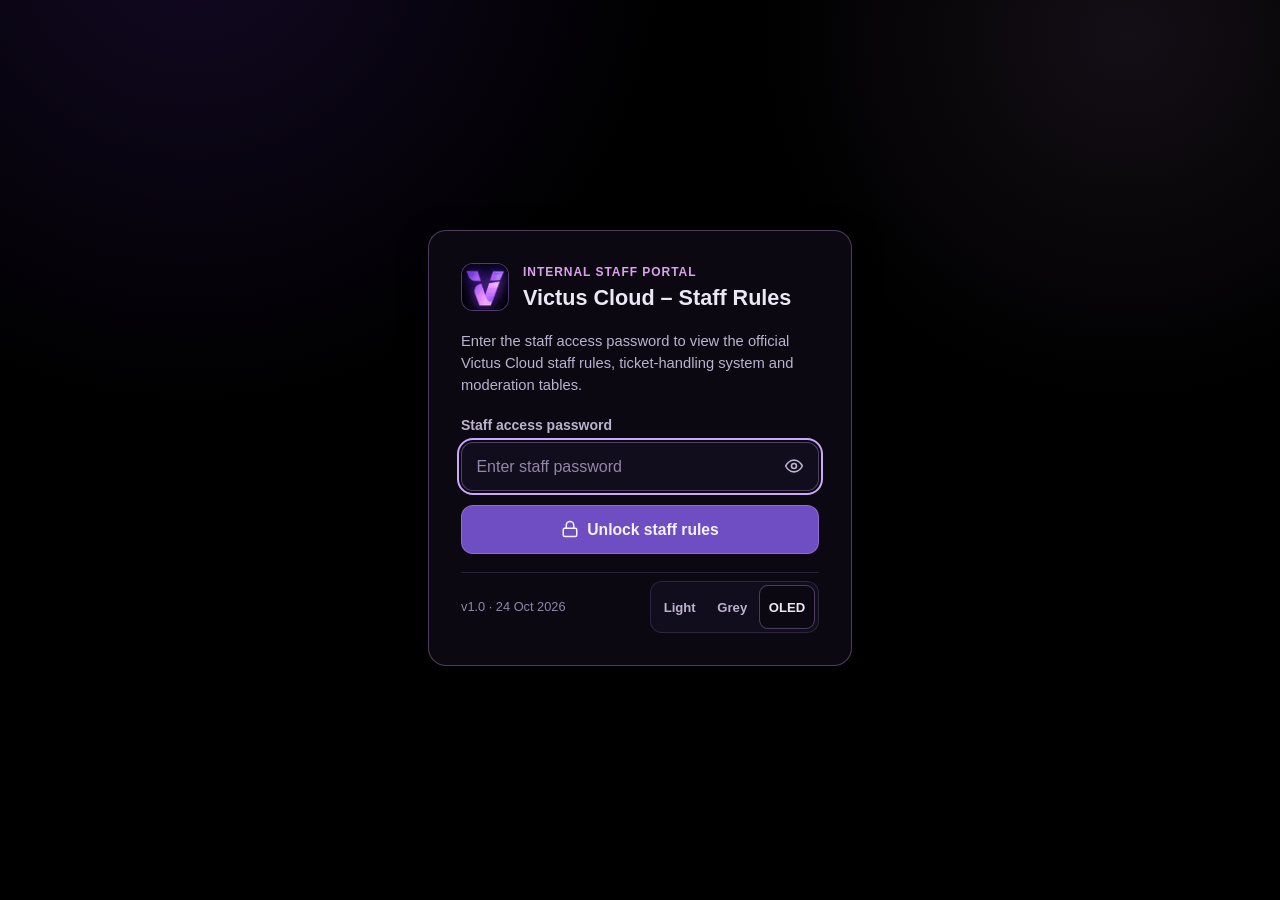
<file: deploy/index.html>
<!DOCTYPE html>
<html lang="en" data-theme="oled">
<head>
<meta charset="UTF-8">
<meta name="viewport" content="width=device-width, initial-scale=1, viewport-fit=cover">
<meta name="robots" content="noindex, nofollow">
<meta name="theme-color" content="#000000" id="meta-theme-color">
<title>Victus Cloud – Staff Rules</title>
<link rel="icon" type="image/png" href="assets/logo.png" id="favicon">
<link rel="apple-touch-icon" href="assets/logo.png">
<link rel="stylesheet" href="styles.css">
</head>
<body>
<a href="#main" class="skip-link">Skip to staff rules</a>

<div id="password-gate" class="password-gate" role="region" aria-labelledby="gate-heading">
  <div class="gate-card">
    <div class="gate-brand">
      <img src="assets/logo.png" data-logo alt="Victus Cloud logo" class="gate-logo" width="48" height="48">
      <div>
        <p class="gate-eyebrow">Internal Staff Portal</p>
        <h1 id="gate-heading" class="gate-title">Victus Cloud – Staff Rules</h1>
      </div>
    </div>
    <p class="gate-desc">Enter the staff access password to view the official Victus Cloud staff rules, ticket-handling system and moderation tables.</p>
    <div id="gate-note" class="gate-note" hidden></div>
    <form id="gate-form" class="gate-form" novalidate>
      <div>
        <label class="gate-label" for="gate-password">Staff access password</label>
        <div class="pw-wrap">
          <input id="gate-password" class="pw-input" type="password" placeholder="Enter staff password" autocomplete="current-password" autocapitalize="none" autocorrect="off" spellcheck="false" required>
          <button type="button" id="toggle-eye" class="pw-eye" aria-label="Show password" aria-pressed="false">
            <svg width="20" height="20" viewBox="0 0 24 24" fill="none" stroke="currentColor" stroke-width="2" stroke-linecap="round" stroke-linejoin="round" aria-hidden="true"><path d="M2 12s3.5-7 10-7 10 7 10 7-3.5 7-10 7-10-7-10-7Z"></path><circle cx="12" cy="12" r="3"></circle></svg>
          </button>
        </div>
      </div>
      <p id="gate-error" class="gate-error" role="alert" hidden>Incorrect password. Check capital letters and try again.</p>
      <button type="submit" class="primary-btn">
        <svg width="18" height="18" viewBox="0 0 24 24" fill="none" stroke="currentColor" stroke-width="2" stroke-linecap="round" stroke-linejoin="round" aria-hidden="true"><rect x="3" y="11" width="18" height="11" rx="2"></rect><path d="M7 11V7a5 5 0 0 1 10 0v4"></path></svg>
        <span>Unlock staff rules</span>
      </button>
    </form>
    <div class="gate-foot">
      <span class="gate-meta" id="gate-meta">v1.0 · 24 Oct 2026</span>
      <div class="theme-switcher" role="group" aria-label="Colour theme">
        <button type="button" class="theme-btn" data-set-theme="light" aria-pressed="false">Light</button>
        <button type="button" class="theme-btn" data-set-theme="grey" aria-pressed="false">Grey</button>
        <button type="button" class="theme-btn" data-set-theme="oled" aria-pressed="true">OLED</button>
      </div>
    </div>
  </div>
</div>

<div id="app-shell" class="app-shell" hidden>
  <header class="site-header">
    <div class="shell header-inner">
      <div class="brand">
        <img src="assets/logo.png" data-logo alt="Victus Cloud logo" class="header-logo" width="42" height="42">
        <div>
          <h1 id="site-title" class="site-title">Victus Cloud – Staff Rules</h1>
          <p class="site-sub"><span class="pill" id="ver-pill">v1.0</span><span id="updated">Updated 24 Oct 2026</span></p>
        </div>
      </div>
      <div class="controls">
        <div class="theme-switcher" role="group" aria-label="Colour theme">
          <button type="button" class="theme-btn" data-set-theme="light" aria-pressed="false">Light</button>
          <button type="button" class="theme-btn" data-set-theme="grey" aria-pressed="false">Grey</button>
          <button type="button" class="theme-btn" data-set-theme="oled" aria-pressed="true">OLED</button>
        </div>
        <button type="button" id="print-btn" class="action-btn" aria-label="Download PDF or print these rules">
          <svg width="17" height="17" viewBox="0 0 24 24" fill="none" stroke="currentColor" stroke-width="2" stroke-linecap="round" stroke-linejoin="round" aria-hidden="true"><polyline points="6 9 6 2 18 2 18 9"></polyline><path d="M6 18H4a2 2 0 0 1-2-2v-5a2 2 0 0 1 2-2h16a2 2 0 0 1 2 2v5a2 2 0 0 1-2 2h-2"></path><rect x="6" y="14" width="12" height="8"></rect></svg>
          <span>PDF / Print</span>
        </button>
        <button type="button" id="lock-btn" class="action-btn" aria-label="Lock this page">
          <svg width="17" height="17" viewBox="0 0 24 24" fill="none" stroke="currentColor" stroke-width="2" stroke-linecap="round" stroke-linejoin="round" aria-hidden="true"><rect x="3" y="11" width="18" height="11" rx="2"></rect><path d="M7 11V7a5 5 0 0 1 10 0v4"></path></svg>
          <span>Lock</span>
        </button>
      </div>
    </div>
  </header>

  <div class="searchbar" role="search">
    <div class="shell search-row">
      <div class="search-wrap">
        <svg class="search-ico" viewBox="0 0 24 24" fill="none" stroke="currentColor" stroke-width="2" stroke-linecap="round" stroke-linejoin="round" aria-hidden="true"><circle cx="11" cy="11" r="8"></circle><line x1="21" y1="21" x2="16.65" y2="16.65"></line></svg>
        <label class="sr-only" for="rule-search">Search staff rules and punishments</label>
        <input id="rule-search" class="search-input" type="search" placeholder="Search rules (e.g. 3.3, ticket, anti-nuke, ban)..." autocomplete="off" autocapitalize="none" spellcheck="false">
        <button type="button" id="search-x" class="search-x" aria-label="Clear search" hidden>
          <svg width="18" height="18" viewBox="0 0 24 24" fill="none" stroke="currentColor" stroke-width="2.2" stroke-linecap="round" stroke-linejoin="round" aria-hidden="true"><line x1="18" y1="6" x2="6" y2="18"></line><line x1="6" y1="6" x2="18" y2="18"></line></svg>
        </button>
      </div>
      <span id="count" class="count-badge" aria-live="polite">58 rules</span>
    </div>
  </div>

  <main id="main" class="shell">
    <div class="agreement">
      <h2 id="agreement-title">
        <svg width="16" height="16" viewBox="0 0 24 24" fill="none" stroke="currentColor" stroke-width="2.2" stroke-linecap="round" stroke-linejoin="round" aria-hidden="true"><path d="M12 22s8-4 8-10V5l-8-3-8 3v7c0 6 8 10 8 10z"></path></svg>
        <span id="agreement-title-text">STAFF AGREEMENT</span>
      </h2>
      <p id="agreement-text"></p>
    </div>

    <section class="toolbar" aria-label="Filters and section controls">
      <div class="toolbar-top">
        <span class="eyebrow">Filter by role</span>
        <div class="btn-pair">
          <button type="button" id="expand-all" class="action-btn">Expand All</button>
          <button type="button" id="collapse-all" class="action-btn">Collapse All</button>
        </div>
      </div>
      <div class="chip-scroll" role="region" aria-label="Staff role filters"><div id="chips" class="chip-track"></div></div>
      <div id="filter-bar" class="filter-bar" hidden>
        <span id="filter-text"></span>
        <div class="btn-pair">
          <button type="button" id="specific-btn" class="mini-btn" aria-pressed="false" hidden>Role-specific only</button>
          <button type="button" id="reset-btn" class="mini-btn">Reset filters</button>
        </div>
      </div>
    </section>

    <div id="empty" class="empty" role="status" aria-live="polite" hidden>
      <svg width="36" height="36" viewBox="0 0 24 24" fill="none" stroke="currentColor" stroke-width="1.8" stroke-linecap="round" stroke-linejoin="round" aria-hidden="true"><circle cx="11" cy="11" r="8"></circle><line x1="21" y1="21" x2="16.65" y2="16.65"></line><line x1="8" y1="11" x2="14" y2="11"></line></svg>
      <h2>No rules found</h2>
      <p id="empty-desc">No staff rules matched your search or role filter.</p>
      <button type="button" id="empty-reset" class="action-btn">Clear search &amp; filters</button>
    </div>

    <div id="sections" class="stack"></div>
  </main>

  <footer class="site-footer">
    <div class="shell">
      <nav id="foot-links" class="foot-links" aria-label="Victus Cloud links"></nav>
      <div class="foot-bottom"><span id="foot-copy"></span><b id="foot-stamp">Last updated: 24 Oct 2026 (v1.0)</b></div>
    </div>
  </footer>

  <button type="button" id="totop" class="totop" aria-label="Back to top" hidden>
    <svg width="20" height="20" viewBox="0 0 24 24" fill="none" stroke="currentColor" stroke-width="2.4" stroke-linecap="round" stroke-linejoin="round" aria-hidden="true"><polyline points="18 15 12 9 6 15"></polyline></svg>
  </button>
</div>

<div class="toast" aria-live="polite" aria-atomic="true"><div id="toast" hidden></div></div>

<script src="data.js"></script>
<script src="app.js"></script>
</body>
</html>
</file>
<file: deploy/styles.css>
/* Victus Cloud – Staff Rules · theme + layout. Muted plum tones, no neon. */
:root,
html[data-theme="oled"] {
  --bg: #000000;
  --glow: radial-gradient(46rem circle at 15% -8%, rgba(134,63,253,.14), transparent 65%), radial-gradient(38rem circle at 88% 4%, rgba(220,160,240,.09), transparent 60%);
  --s1: #0b0812; --s2: #120d1d; --s3: #1a1329;
  --sticky: rgba(7,5,12,.92);
  --line: rgba(182,148,236,.17); --line-strong: rgba(202,164,246,.34);
  --text: #ede7f5; --text-2: #bdb2ce; --muted: #9386a8;
  --accent: #a888f5; --lilac: #dca2f0;
  --tint: rgba(168,136,245,.14); --tint-2: rgba(168,136,245,.24);
  --btn: #6f4ec4; --btn-h: #7d5cd2; --btn-text: #f5f0fb;
  --focus: #caa8fa; --mark: rgba(220,162,240,.26);
  --lo: rgba(132,168,214,.14); --lo-t: #bfd6f2; --lo-b: rgba(132,168,214,.3);
  --md: rgba(214,170,102,.15); --md-t: #ecd0a1; --md-b: rgba(214,170,102,.32);
  --hi: rgba(219,130,112,.16); --hi-t: #f0b9ad; --hi-b: rgba(219,130,112,.34);
  --cr: rgba(212,98,136,.18); --cr-t: #f3b3c8; --cr-b: rgba(212,98,136,.38);
  --err-t: #f0a8be; --err-bg: rgba(212,98,136,.14);
  --shadow: 0 .5rem 1.75rem rgba(0,0,0,.65);
  color-scheme: dark;
}
html[data-theme="grey"] {
  --bg: #1b1823;
  --glow: radial-gradient(46rem circle at 15% -8%, rgba(145,110,252,.13), transparent 65%), radial-gradient(38rem circle at 88% 4%, rgba(224,166,242,.09), transparent 60%);
  --s1: #231f2d; --s2: #2b2637; --s3: #342e43;
  --sticky: rgba(27,24,35,.93);
  --line: rgba(196,168,238,.17); --line-strong: rgba(210,180,248,.34);
  --text: #eee9f6; --text-2: #c4bad4; --muted: #9f93b3;
  --accent: #b396f8; --lilac: #e1acf3;
  --tint: rgba(179,150,248,.15); --tint-2: rgba(179,150,248,.25);
  --btn: #7554ca; --btn-h: #8363d7; --btn-text: #f6f2fc;
  --focus: #d0b4fb; --mark: rgba(225,172,243,.27);
  --lo: rgba(136,172,218,.16); --lo-t: #c6dcf6; --lo-b: rgba(136,172,218,.32);
  --md: rgba(218,174,106,.17); --md-t: #f0d5a8; --md-b: rgba(218,174,106,.34);
  --hi: rgba(222,134,116,.18); --hi-t: #f3c0b5; --hi-b: rgba(222,134,116,.36);
  --cr: rgba(216,104,142,.2); --cr-t: #f5bacd; --cr-b: rgba(216,104,142,.4);
  --err-t: #f3b1c5; --err-bg: rgba(216,104,142,.16);
  --shadow: 0 .5rem 1.75rem rgba(9,7,14,.42);
  color-scheme: dark;
}
html[data-theme="light"] {
  --bg: #f5f1fa;
  --glow: radial-gradient(46rem circle at 15% -8%, rgba(134,63,253,.07), transparent 65%), radial-gradient(38rem circle at 88% 4%, rgba(192,111,250,.07), transparent 60%);
  --s1: #fbf9fe; --s2: #efeaf7; --s3: #e5ddf1;
  --sticky: rgba(245,241,250,.94);
  --line: rgba(92,58,144,.16); --line-strong: rgba(104,66,166,.32);
  --text: #231b2e; --text-2: #514366; --muted: #6c5d83;
  --accent: #633fb8; --lilac: #8843a3;
  --tint: rgba(99,63,184,.1); --tint-2: rgba(99,63,184,.18);
  --btn: #633fb8; --btn-h: #5533a3; --btn-text: #faf7fe;
  --focus: #633fb8; --mark: rgba(164,108,224,.24);
  --lo: rgba(58,102,158,.11); --lo-t: #284b78; --lo-b: rgba(58,102,158,.28);
  --md: rgba(166,110,24,.12); --md-t: #6e4508; --md-b: rgba(166,110,24,.3);
  --hi: rgba(176,74,52,.12); --hi-t: #7d2c1b; --hi-b: rgba(176,74,52,.3);
  --cr: rgba(168,42,84,.12); --cr-t: #7d193b; --cr-b: rgba(168,42,84,.32);
  --err-t: #8a1c41; --err-bg: rgba(168,42,84,.1);
  --shadow: 0 .5rem 1.5rem rgba(44,26,74,.08);
  color-scheme: light;
}
*, *::before, *::after { box-sizing: border-box; }
html {
  font-size: 100%;
  -webkit-text-size-adjust: 100%;
  text-size-adjust: 100%;
  scroll-behavior: smooth;
  scroll-padding-top: 5.5rem;
  overflow-x: clip;
}
body {
  margin: 0;
  min-height: 100svh; min-height: 100dvh;
  background-color: var(--bg);
  background-image: var(--glow);
  color: var(--text);
  font-family: -apple-system, BlinkMacSystemFont, "Inter", "Segoe UI", Roboto, Ubuntu, Cantarell, sans-serif;
  font-size: clamp(.95rem, .92rem + .2vw, 1.05rem);
  line-height: 1.6;
  overflow-x: clip;
  overflow-wrap: break-word;
  --gutter: clamp(.875rem, 3.5vw, 2rem);
  --maxw: 68.75rem; /* 1100px */
}
@media (prefers-reduced-motion: reduce) {
  html { scroll-behavior: auto; }
  *, *::before, *::after { animation-duration: .01ms !important; animation-iteration-count: 1 !important; transition-duration: .01ms !important; scroll-behavior: auto !important; }
}
img, svg { display: block; max-width: 100%; }
button, input { font: inherit; color: inherit; }
:focus-visible { outline: 2.5px solid var(--focus); outline-offset: 2px; }
[hidden] { display: none !important; }
.sr-only { position: absolute; width: 1px; height: 1px; margin: -1px; padding: 0; overflow: hidden; clip: rect(0,0,0,0); white-space: nowrap; border: 0; }
.shell { width: 100%; max-width: var(--maxw); margin-inline: auto; padding-left: max(var(--gutter), env(safe-area-inset-left)); padding-right: max(var(--gutter), env(safe-area-inset-right)); }
.skip-link { position: absolute; left: -999rem; top: .5rem; z-index: 200; min-height: 2.75rem; padding: .625rem 1rem; border-radius: .625rem; background: var(--btn); color: var(--btn-text); font-weight: 600; text-decoration: none; }
.skip-link:focus { left: max(var(--gutter), env(safe-area-inset-left)); }
/* gate */
.password-gate {
  min-height: 100svh; min-height: 100dvh;
  display: flex; flex-direction: column; justify-content: center; align-items: center;
  padding: max(1.25rem, env(safe-area-inset-top)) max(var(--gutter), env(safe-area-inset-right)) max(1.5rem, env(safe-area-inset-bottom)) max(var(--gutter), env(safe-area-inset-left));
}
.gate-card { width: 100%; max-width: 26.5rem; display: flex; flex-direction: column; gap: 1.125rem; background: var(--s1); border: 1px solid var(--line-strong); border-radius: 1.125rem; padding: clamp(1.25rem, 4vw, 2rem); box-shadow: var(--shadow); }
.gate-brand { display: flex; align-items: center; gap: .875rem; }
.gate-logo { width: 3rem; height: 3rem; border-radius: .75rem; object-fit: cover; flex-shrink: 0; border: 1px solid var(--line-strong); background: #0b0425; }
.gate-eyebrow { margin: 0 0 .15rem; font-size: .75rem; font-weight: 700; letter-spacing: .08em; text-transform: uppercase; color: var(--lilac); }
.gate-title { margin: 0; font-size: clamp(1.15rem, 1.05rem + .5vw, 1.35rem); font-weight: 750; line-height: 1.25; }
.gate-desc { margin: 0; font-size: .92rem; color: var(--text-2); line-height: 1.5; }
.gate-note { padding: .55rem .75rem; border-radius: .625rem; background: var(--tint); border: 1px solid var(--line); color: var(--lilac); font-size: .85rem; }
.gate-form { display: flex; flex-direction: column; gap: .875rem; }
.gate-label { display: block; margin-bottom: .375rem; font-size: .875rem; font-weight: 600; color: var(--text-2); }
.pw-wrap { position: relative; display: flex; align-items: center; }
.pw-input { width: 100%; min-height: 2.95rem; padding: .65rem 3.25rem .65rem .9rem; border-radius: .75rem; border: 1px solid var(--line-strong); background: var(--s2); color: var(--text); font-size: 1rem; /* 16px+ stops mobile zoom */ }
.pw-input::placeholder { color: var(--muted); }
.pw-eye { position: absolute; right: .2rem; width: 2.75rem; height: 2.75rem; border: 0; border-radius: .625rem; background: transparent; color: var(--text-2); cursor: pointer; display: inline-flex; align-items: center; justify-content: center; }
.pw-eye:hover { color: var(--text); background: var(--tint); }
.gate-error { margin: 0; padding: .625rem .8rem; border-radius: .625rem; background: var(--err-bg); border: 1px solid var(--cr-b); color: var(--err-t); font-size: .88rem; }
.primary-btn { appearance: none; width: 100%; min-height: 2.95rem; padding: .7rem 1.1rem; border-radius: .75rem; border: 1px solid var(--line-strong); background: var(--btn); color: var(--btn-text); font-size: .98rem; font-weight: 650; cursor: pointer; display: inline-flex; align-items: center; justify-content: center; gap: .5rem; }
.primary-btn:hover { background: var(--btn-h); }
.gate-foot { display: flex; flex-wrap: wrap; align-items: center; justify-content: space-between; gap: .75rem; padding-top: .5rem; border-top: 1px solid var(--line); }
.gate-meta { font-size: .8rem; color: var(--muted); }
/* theme switcher */
.theme-switcher { display: inline-flex; align-items: center; gap: .125rem; padding: .1875rem; border-radius: .75rem; background: var(--s2); border: 1px solid var(--line); max-width: 100%; }
.theme-btn { appearance: none; min-height: 2.75rem; min-width: 2.75rem; padding: .375rem .55rem; border: 1px solid transparent; border-radius: .5625rem; background: transparent; color: var(--text-2); font-size: .82rem; font-weight: 600; cursor: pointer; display: inline-flex; align-items: center; justify-content: center; white-space: nowrap; }
.theme-btn:hover { color: var(--text); background: var(--tint); }
.theme-btn[aria-pressed="true"] { background: var(--s1); color: var(--text); border-color: var(--line-strong); }
/* app shell */
.app-shell { display: flex; flex-direction: column; min-height: 100svh; min-height: 100dvh; }
.site-header { padding: max(.875rem, env(safe-area-inset-top)) 0 .875rem; border-bottom: 1px solid var(--line); background: var(--s1); }
.header-inner { display: flex; flex-direction: column; gap: .875rem; }
.brand { display: flex; align-items: center; gap: .75rem; min-width: 0; }
.header-logo { width: 2.625rem; height: 2.625rem; border-radius: .65rem; object-fit: cover; flex-shrink: 0; border: 1px solid var(--line-strong); background: #0b0425; }
.site-title { margin: 0; font-size: clamp(1.08rem, .98rem + .65vw, 1.45rem); font-weight: 760; line-height: 1.25; letter-spacing: -.015em; }
.site-sub { margin: .15rem 0 0; font-size: .8rem; color: var(--muted); display: flex; flex-wrap: wrap; align-items: center; gap: .4rem; }
.pill { display: inline-flex; align-items: center; padding: .1rem .5rem; border-radius: 999px; background: var(--tint); border: 1px solid var(--line); color: var(--lilac); font-size: .75rem; font-weight: 650; }
.controls { display: flex; flex-wrap: wrap; align-items: center; gap: .425rem; }
.action-btn { appearance: none; min-height: 2.75rem; min-width: 2.75rem; padding: .45rem .72rem; border-radius: .75rem; border: 1px solid var(--line); background: var(--s2); color: var(--text); font-size: .83rem; font-weight: 600; cursor: pointer; display: inline-flex; align-items: center; justify-content: center; gap: .375rem; white-space: nowrap; }
.action-btn:hover { background: var(--tint); border-color: var(--line-strong); }
@media (min-width: 52rem) { .header-inner { flex-direction: row; align-items: center; justify-content: space-between; } }
/* sticky search */
.searchbar { position: sticky; top: 0; z-index: 40; padding: max(.5rem, env(safe-area-inset-top)) 0 .5rem; background: var(--sticky); backdrop-filter: blur(12px); -webkit-backdrop-filter: blur(12px); border-bottom: 1px solid var(--line); }
@media (max-height: 27rem) { .searchbar:not(:focus-within) { position: static; } }
html[data-keyboard-open="true"] .searchbar { padding-top: .35rem; padding-bottom: .35rem; }
.search-row { display: flex; align-items: center; gap: .5rem; min-width: 0; }
.search-wrap { position: relative; flex: 1; min-width: 0; display: flex; align-items: center; }
.search-ico { position: absolute; left: .85rem; width: 1.125rem; height: 1.125rem; color: var(--muted); pointer-events: none; }
.search-input { width: 100%; min-height: 2.85rem; padding: .55rem 2.9rem .55rem 2.55rem; border-radius: .75rem; border: 1px solid var(--line-strong); background: var(--s1); color: var(--text); font-size: 1rem; appearance: none; }
.search-input::-webkit-search-cancel-button { -webkit-appearance: none; appearance: none; }
.search-input::placeholder { color: var(--muted); }
.search-x { position: absolute; right: .125rem; width: 2.75rem; height: 2.75rem; border: 0; border-radius: .65rem; background: transparent; color: var(--text-2); cursor: pointer; display: inline-flex; align-items: center; justify-content: center; }
.search-x:hover { color: var(--text); background: var(--tint); }
.count-badge { flex-shrink: 0; padding: .4rem .65rem; border-radius: .65rem; background: var(--s2); border: 1px solid var(--line); color: var(--text-2); font-size: .78rem; font-weight: 650; white-space: nowrap; }
@media (max-width: 24rem) { .count-badge { display: none; } }
/* filters */
.toolbar { padding: .875rem 0 .5rem; display: flex; flex-direction: column; gap: .75rem; }
.toolbar-top { display: flex; flex-wrap: wrap; align-items: center; justify-content: space-between; gap: .5rem; }
.eyebrow { font-size: .8rem; font-weight: 700; letter-spacing: .05em; text-transform: uppercase; color: var(--muted); }
.btn-pair { display: flex; flex-wrap: wrap; gap: .5rem; }
.chip-scroll { width: 100%; overflow-x: auto; overflow-y: hidden; -webkit-overflow-scrolling: touch; overscroll-behavior-x: contain; scrollbar-width: thin; padding-bottom: .35rem; }
.chip-track { display: flex; align-items: center; gap: .5rem; width: max-content; }
.chip { appearance: none; min-height: 2.75rem; min-width: 2.75rem; padding: .5rem .95rem; border-radius: 999px; border: 1px solid var(--line); background: var(--s1); color: var(--text-2); font-size: .86rem; font-weight: 600; cursor: pointer; white-space: nowrap; display: inline-flex; align-items: center; justify-content: center; }
.chip:hover { color: var(--text); border-color: var(--line-strong); background: var(--s2); }
.chip[aria-pressed="true"] { background: var(--btn); color: var(--btn-text); border-color: var(--lilac); }
.filter-bar { display: flex; flex-wrap: wrap; align-items: center; justify-content: space-between; gap: .5rem; padding: .5rem .85rem; border-radius: .75rem; background: var(--s1); border: 1px solid var(--line); font-size: .86rem; color: var(--text-2); }
.mini-btn { appearance: none; min-height: 2.75rem; min-width: 2.75rem; padding: .4rem .8rem; border-radius: .625rem; border: 1px solid var(--line-strong); background: var(--s2); color: var(--text); font-size: .82rem; font-weight: 600; cursor: pointer; display: inline-flex; align-items: center; gap: .35rem; }
.mini-btn[aria-pressed="true"] { background: var(--tint-2); border-color: var(--lilac); }
/* sections */
.stack { display: flex; flex-direction: column; gap: .875rem; padding-top: .5rem; }
.agreement { margin-top: clamp(1rem, 2.5vw, 1.5rem); padding: clamp(1rem, 2.5vw, 1.375rem); border-radius: .95rem; border: 1px solid var(--line-strong); border-left: 4px solid var(--accent); background: linear-gradient(145deg, var(--s1), var(--s2)); box-shadow: var(--shadow); }
.agreement h2 { margin: 0 0 .45rem; font-size: .8rem; font-weight: 760; letter-spacing: .09em; text-transform: uppercase; color: var(--lilac); display: flex; align-items: center; gap: .45rem; }
.agreement p { margin: 0; font-size: clamp(.94rem, .91rem + .18vw, 1.03rem); line-height: 1.62; }
.sec { background: var(--s1); border: 1px solid var(--line); border-radius: .95rem; overflow: hidden; scroll-margin-top: 5.5rem; }
.sec:hover { border-color: var(--line-strong); }
.acc { appearance: none; width: 100%; min-height: 3.375rem; padding: .85rem clamp(.9rem, 2.5vw, 1.25rem); border: 0; background: transparent; color: var(--text); cursor: pointer; display: flex; align-items: center; justify-content: space-between; gap: .75rem; text-align: left; }
.acc:hover { background: var(--tint); }
.acc-l { display: flex; align-items: center; gap: .7rem; min-width: 0; }
.num { flex-shrink: 0; min-width: 2rem; height: 2rem; padding: 0 .45rem; border-radius: .55rem; background: var(--tint); border: 1px solid var(--line-strong); color: var(--lilac); font-size: .84rem; font-weight: 750; display: inline-flex; align-items: center; justify-content: center; }
.acc-title { font-size: clamp(1rem, .95rem + .3vw, 1.14rem); font-weight: 720; line-height: 1.3; min-width: 0; }
.acc-r { display: flex; align-items: center; gap: .55rem; flex-shrink: 0; }
.chev { width: 1.2rem; height: 1.2rem; color: var(--accent); transition: transform .2s ease; }
.acc[aria-expanded="true"] .chev { transform: rotate(180deg); }
.panel { border-top: 1px solid var(--line); padding: clamp(.75rem, 2vw, 1.125rem); }
.rules { list-style: none; margin: 0; padding: 0; display: flex; flex-direction: column; gap: .625rem; }
.rule { display: flex; align-items: flex-start; justify-content: space-between; gap: .65rem; padding: .75rem .85rem; border-radius: .75rem; background: var(--s2); border: 1px solid var(--line); scroll-margin-top: 5.75rem; }
.rule.hit { border-color: var(--lilac); background: var(--s3); box-shadow: 0 0 0 2px var(--tint-2); }
.rule-body { flex: 1; min-width: 0; display: flex; flex-direction: column; gap: .45rem; }
.rule-top { display: flex; align-items: baseline; gap: .6rem; min-width: 0; }
.rule-id { flex-shrink: 0; padding: .12rem .48rem; border-radius: .45rem; background: var(--tint); border: 1px solid var(--line); color: var(--lilac); font-family: ui-monospace, SFMono-Regular, Menlo, Consolas, monospace; font-size: .84rem; font-weight: 750; }
.rule-text { margin: 0; font-size: clamp(.93rem, .9rem + .18vw, 1.01rem); line-height: 1.58; min-width: 0; }
.tagrow { display: flex; flex-wrap: wrap; gap: .35rem; }
.tag { padding: .12rem .5rem; border-radius: 999px; background: var(--s1); border: 1px solid var(--line); color: var(--muted); font-size: .73rem; font-weight: 600; }
.tag.specific { color: var(--lilac); border-color: var(--line-strong); background: var(--tint); }
.copy { appearance: none; flex-shrink: 0; min-width: 2.75rem; min-height: 2.75rem; padding: .35rem .55rem; border-radius: .625rem; border: 1px solid var(--line); background: var(--s1); color: var(--text-2); cursor: pointer; display: inline-flex; align-items: center; justify-content: center; gap: .3rem; font-size: .76rem; font-weight: 650; }
.copy:hover { color: var(--text); border-color: var(--line-strong); background: var(--tint); }
.copy.done { color: var(--lilac); border-color: var(--lilac); background: var(--tint-2); }
mark { background: var(--mark); padding: .04rem .2rem; border-radius: .25rem; font-weight: 650; }
.empty { margin-top: 1rem; padding: 2.25rem 1.25rem; border-radius: .95rem; background: var(--s1); border: 1px dashed var(--line-strong); text-align: center; display: flex; flex-direction: column; align-items: center; gap: .75rem; }
.empty h2 { margin: 0; font-size: 1.125rem; font-weight: 720; }
.empty p { margin: 0; font-size: .92rem; color: var(--text-2); max-width: 28rem; }
/* punishments */
.pblock + .pblock { margin-top: 1.35rem; }
.pblock h3 { margin: 0 0 .65rem; font-size: .95rem; font-weight: 700; color: var(--lilac); line-height: 1.45; }
.tscroll { width: 100%; overflow-x: auto; -webkit-overflow-scrolling: touch; overscroll-behavior-x: contain; border: 1px solid var(--line); border-radius: .75rem; background: var(--s2); }
table.ptab { width: 100%; min-width: 17.5rem; border-collapse: collapse; text-align: left; font-size: clamp(.83rem, .8rem + .18vw, .95rem); }
.ptab th, .ptab td { padding: .625rem .55rem; border-bottom: 1px solid var(--line); vertical-align: top; }
@media (min-width: 30.0625rem) { .ptab th, .ptab td { padding: .725rem .9rem; } }
.ptab th { background: var(--s3); color: var(--text-2); font-size: .78rem; font-weight: 750; letter-spacing: .06em; text-transform: uppercase; white-space: nowrap; }
.ptab tbody tr:last-child td { border-bottom: 0; }
.sev { display: inline-flex; align-items: center; padding: .16rem .58rem; border-radius: 999px; font-size: .76rem; font-weight: 720; white-space: nowrap; border: 1px solid transparent; }
.sev.lo { background: var(--lo); color: var(--lo-t); border-color: var(--lo-b); }
.sev.md { background: var(--md); color: var(--md-t); border-color: var(--md-b); }
.sev.hi { background: var(--hi); color: var(--hi-t); border-color: var(--hi-b); }
.sev.cr { background: var(--cr); color: var(--cr-t); border-color: var(--cr-b); }
/* changelog */
.log { list-style: none; margin: 0; padding: 0; display: flex; flex-direction: column; gap: .75rem; }
.log li { padding: .85rem 1rem; border-radius: .75rem; background: var(--s2); border: 1px solid var(--line); }
.log-head { display: flex; flex-wrap: wrap; align-items: center; gap: .5rem; margin-bottom: .35rem; }
.ver { padding: .12rem .5rem; border-radius: .45rem; background: var(--tint); border: 1px solid var(--line); color: var(--lilac); font-family: ui-monospace, SFMono-Regular, Menlo, Consolas, monospace; font-size: .84rem; font-weight: 750; }
.date { font-size: .85rem; font-weight: 600; color: var(--muted); }
.log p { margin: 0; font-size: .94rem; line-height: 1.55; }
/* footer + floating */
.site-footer { border-top: 1px solid var(--line); background: var(--s1); padding: 1.5rem 0 max(1.75rem, env(safe-area-inset-bottom)); }
.foot-links { display: flex; flex-wrap: wrap; align-items: center; gap: .25rem .5rem; margin-left: -.5rem; }
.foot-links a { display: inline-flex; align-items: center; gap: .3rem; min-height: 2.75rem; min-width: 2.75rem; padding: .45rem .55rem; border-radius: .55rem; color: var(--lilac); font-size: .88rem; font-weight: 600; text-decoration: none; }
.foot-links a:hover { background: var(--tint); text-decoration: underline; }
.foot-bottom { display: flex; flex-wrap: wrap; align-items: center; justify-content: space-between; gap: .5rem 1.25rem; margin-top: .75rem; padding-top: .75rem; border-top: 1px solid var(--line); font-size: .84rem; color: var(--muted); }
.foot-bottom b { color: var(--text-2); font-weight: 650; }
.totop { position: fixed; right: max(1rem, env(safe-area-inset-right)); bottom: max(1rem, env(safe-area-inset-bottom)); z-index: 50; width: 3rem; height: 3rem; border-radius: 999px; border: 1px solid var(--line-strong); background: var(--btn); color: var(--btn-text); box-shadow: var(--shadow); cursor: pointer; display: inline-flex; align-items: center; justify-content: center; }
.totop:hover { background: var(--btn-h); }
.toast { position: fixed; left: 50%; bottom: max(1.25rem, env(safe-area-inset-bottom)); transform: translateX(-50%); z-index: 90; pointer-events: none; max-width: calc(100vw - 2rem); }
.toast div { padding: .6rem 1rem; border-radius: 999px; background: var(--s3); border: 1px solid var(--lilac); color: var(--text); font-size: .86rem; font-weight: 650; box-shadow: var(--shadow); }
/* print: everything expanded, no controls */
@media print {
  @page { margin: 1.4cm; }
  html, body { background: #fff !important; background-image: none !important; color: #16121f !important; font-size: 10.5pt !important; line-height: 1.45 !important; }
  .skip-link, .header-controls, .controls, .searchbar, .toolbar, .copy, .totop, .toast, .chev, .gate-foot { display: none !important; }
  html[data-locked="true"] .app-shell { display: none !important; }
  html[data-locked="true"] .password-gate { display: flex !important; }
  .shell { max-width: 100% !important; padding: 0 !important; }
  .site-header { background: transparent !important; border-bottom: 1.5pt solid #4a2e8a !important; padding: 0 0 .4cm !important; }
  .site-title { font-size: 16pt !important; }
  .site-sub, .pill { color: #4a3f5c !important; background: transparent !important; border-color: #b8aacf !important; }
  .panel, .panel[hidden], .rule, .rule[hidden], .sec { display: block !important; }
  .rule, .rule[hidden] { display: flex !important; break-inside: avoid; page-break-inside: avoid; }
  .agreement, .sec, .rule, .log li, .tscroll { background: #fff !important; box-shadow: none !important; border-color: #cfc6de !important; }
  .sec { margin-bottom: .4cm !important; overflow: visible !important; }
  .acc { min-height: 0 !important; padding: .25cm .35cm !important; background: #f5f2fa !important; break-after: avoid; }
  .acc-title, .rule-text, .agreement p, .log p { color: #16121f !important; }
  .num, .rule-id, .ver, .pblock h3, .agreement h2 { color: #4a2e8a !important; background: #f2edf9 !important; border-color: #c3b3de !important; }
  .tag { color: #4a3f5c !important; background: #faf8fd !important; border-color: #cfc6de !important; }
  .tscroll { overflow: visible !important; }
  table.ptab { min-width: 0 !important; }
  .ptab th { background: #f2edf9 !important; color: #261d36 !important; }
  .ptab tr { break-inside: avoid; page-break-inside: avoid; }
  .sev { color: #16121f !important; background: #f5f2fa !important; border-color: #8f82a6 !important; }
  .site-footer { background: transparent !important; border-top: 1pt solid #cfc6de !important; margin-top: .5cm !important; padding-top: .3cm !important; }
  .foot-links a { color: #4a2e8a !important; min-height: 0 !important; padding: .1cm .2cm !important; }
}
</file>
